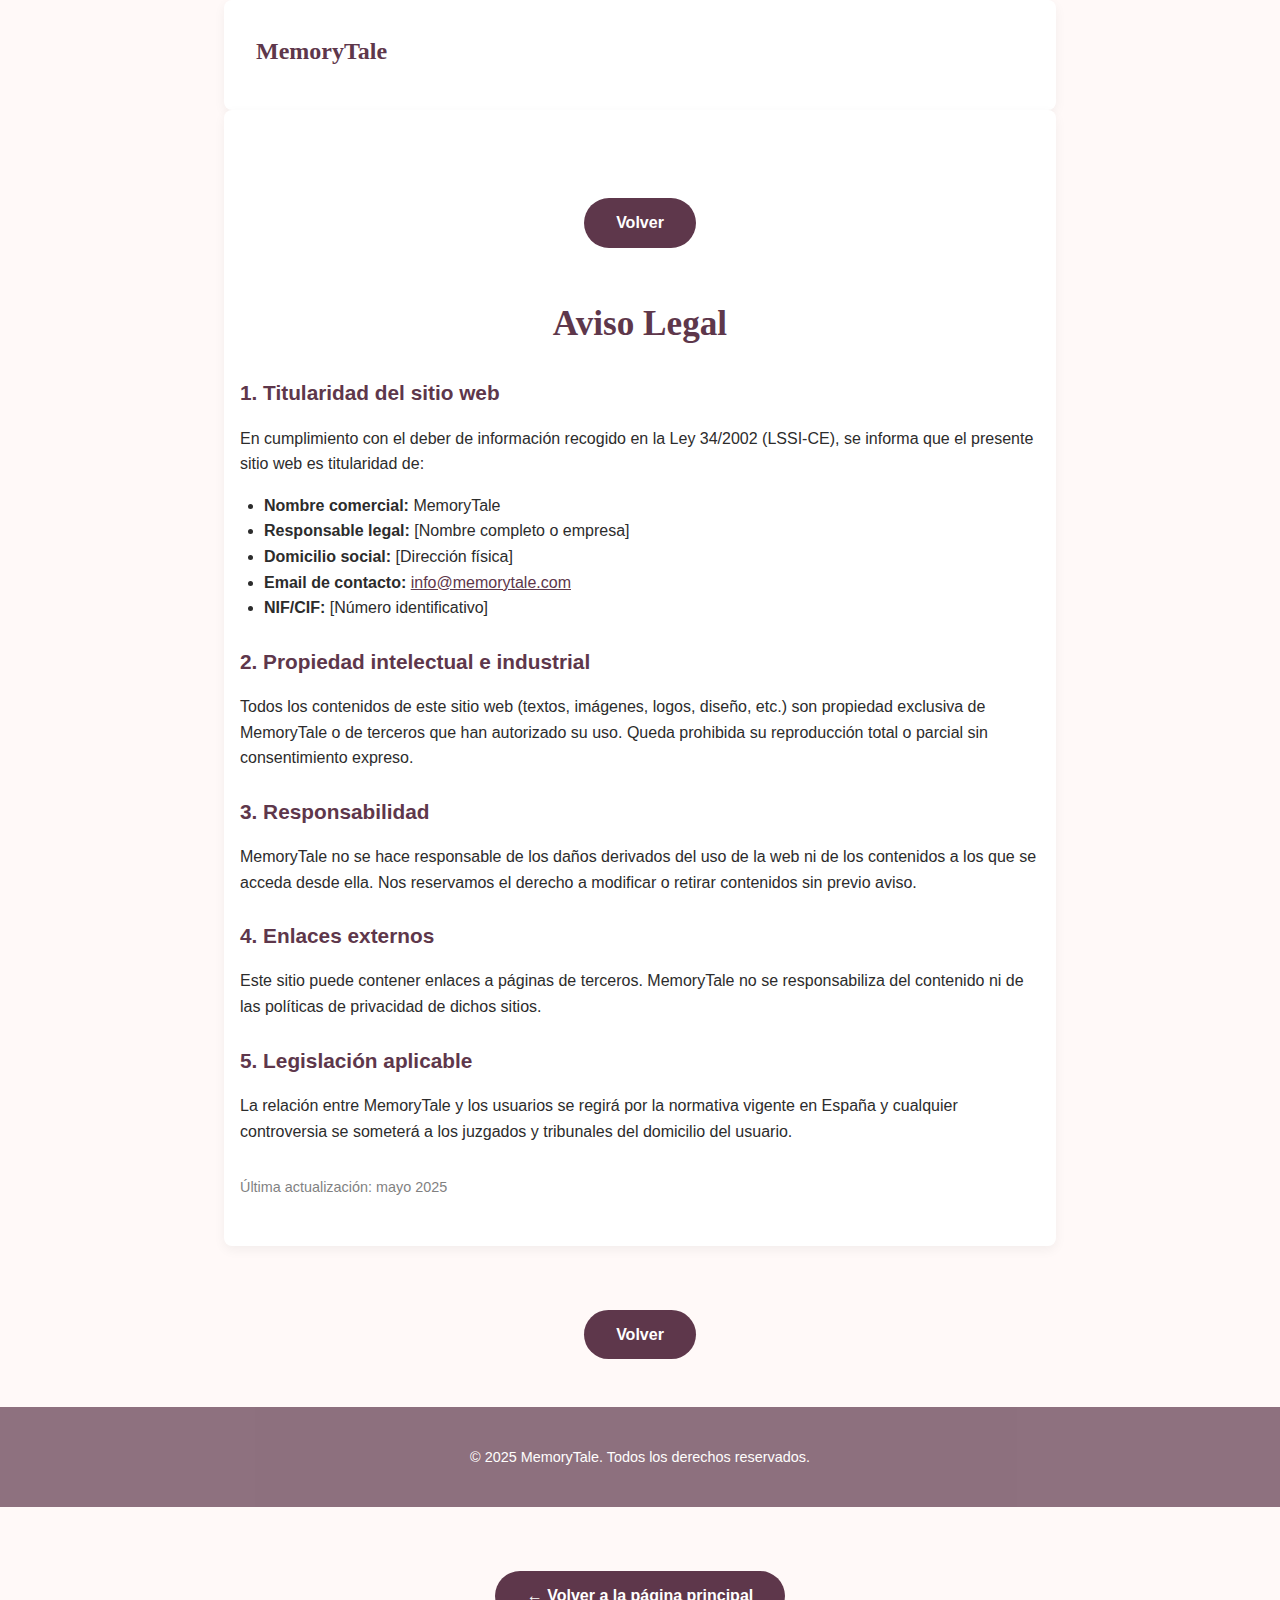
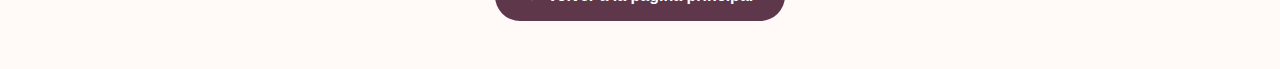
<file: aviso-legal.html>
<!DOCTYPE html>
<html lang="es">
<head>
  <style>
  .boton-cta, .btn.btn-secondary {
    background-color: #5e374b;
    color: #fff;
    padding: 0.75rem 2rem;
    text-decoration: none;
    border-radius: 30px;
    font-weight: 600;
    font-size: 1rem;
    display: inline-block;
    margin-top: 1rem;
    border: none;
    cursor: pointer;
  }

  .volver-container {
    text-align: center;
    margin: 3rem 0;
  }
</style>

  <meta charset="UTF-8">
  <meta name="viewport" content="width=device-width, initial-scale=1.0">
  <title>Aviso Legal | MemoryTale</title>
  <link rel="stylesheet" href="css/privacidad.css">
</head>
<body>
  <header class="main-header">
    <div class="container">
      <div class="logo">MemoryTale</div>
    </div>
  </header>

  <main class="container">
    <div style="text-align:center; margin: 3rem 0;">
  <a href="index.html" class="btn btn-secondary">Volver</a>
</div>
    <h1>Aviso Legal</h1>

    <h2>1. Titularidad del sitio web</h2>
    <p>En cumplimiento con el deber de información recogido en la Ley 34/2002 (LSSI-CE), se informa que el presente sitio web es titularidad de:</p>
    <ul>
      <li><strong>Nombre comercial:</strong> MemoryTale</li>
      <li><strong>Responsable legal:</strong> [Nombre completo o empresa]</li>
      <li><strong>Domicilio social:</strong> [Dirección física]</li>
      <li><strong>Email de contacto:</strong> <a href="mailto:info@memorytale.com">info@memorytale.com</a></li>
      <li><strong>NIF/CIF:</strong> [Número identificativo]</li>
    </ul>

    <h2>2. Propiedad intelectual e industrial</h2>
    <p>Todos los contenidos de este sitio web (textos, imágenes, logos, diseño, etc.) son propiedad exclusiva de MemoryTale o de terceros que han autorizado su uso. Queda prohibida su reproducción total o parcial sin consentimiento expreso.</p>

    <h2>3. Responsabilidad</h2>
    <p>MemoryTale no se hace responsable de los daños derivados del uso de la web ni de los contenidos a los que se acceda desde ella. Nos reservamos el derecho a modificar o retirar contenidos sin previo aviso.</p>

    <h2>4. Enlaces externos</h2>
    <p>Este sitio puede contener enlaces a páginas de terceros. MemoryTale no se responsabiliza del contenido ni de las políticas de privacidad de dichos sitios.</p>

    <h2>5. Legislación aplicable</h2>
    <p>La relación entre MemoryTale y los usuarios se regirá por la normativa vigente en España y cualquier controversia se someterá a los juzgados y tribunales del domicilio del usuario.</p>

    <p style="margin-top: 2rem; font-size: 0.9rem; opacity: 0.6;">Última actualización: mayo 2025</p>
  </main>
     <div style="text-align:center; margin: 3rem 0;">
  <a href="index.html" class="btn btn-secondary">Volver</a>
</div>
  <footer class="footer-bottom">
    <p>&copy; 2025 MemoryTale. Todos los derechos reservados.</p>
  </footer>
  <div style="text-align:center; margin: 3rem 0;">
  <a href="index.html" class="btn btn-secondary">← Volver a la página principal</a>
</div>

</body>
</html>
</file>
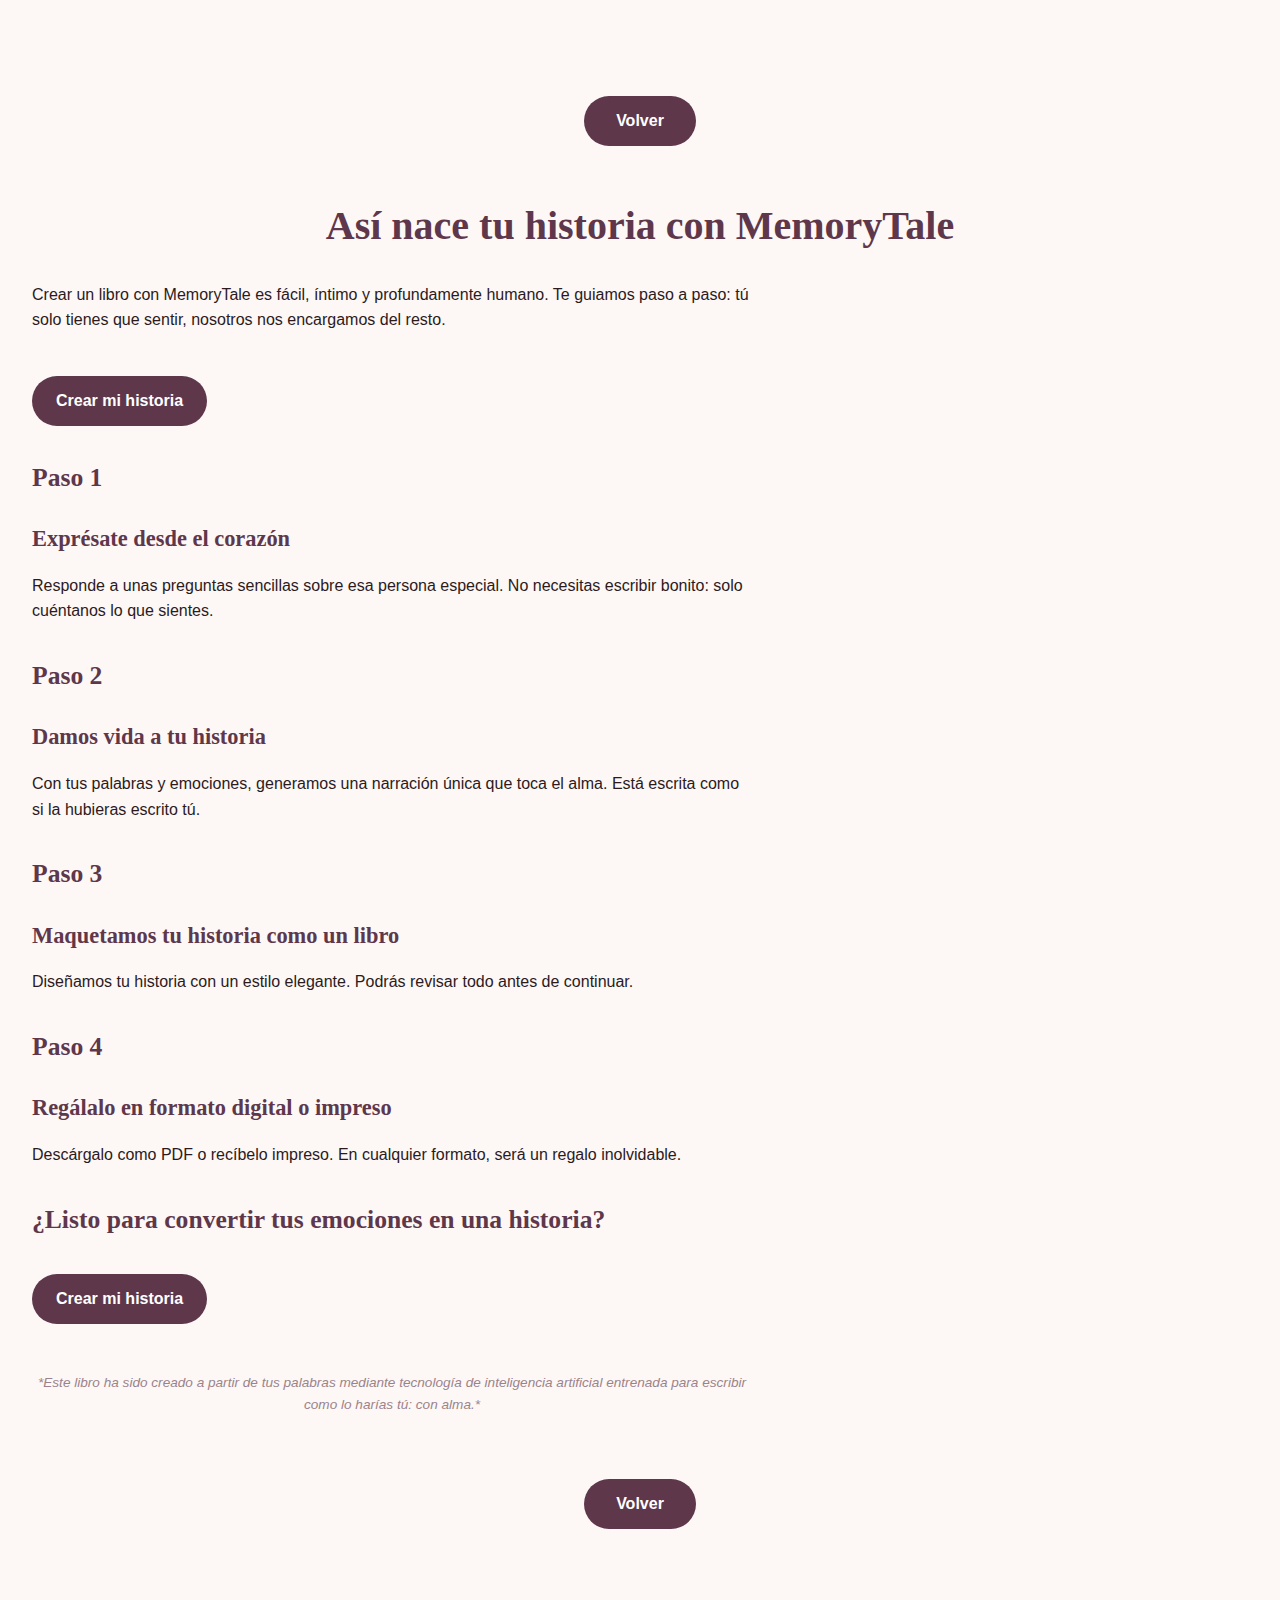
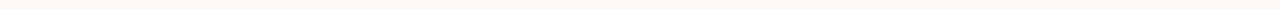
<file: como-funciona.html>
<!DOCTYPE html>
<html lang="es">
<head>
  <style>
  .boton-cta, .btn.btn-secondary {
    background-color: #5e374b;
    color: #fff;
    padding: 0.75rem 2rem;
    text-decoration: none;
    border-radius: 30px;
    font-weight: 600;
    font-size: 1rem;
    display: inline-block;
    margin-top: 1rem;
    border: none;
    cursor: pointer;
  }

  .volver-container {
    text-align: center;
    margin: 3rem 0;
  }
</style>

  <meta charset="UTF-8" />
  <meta name="viewport" content="width=device-width, initial-scale=1.0"/>
  <title>¿Cómo funciona? | MemoryTale</title>
  <link rel="stylesheet" href="css/privacidad.css" />
  <style>
    body {
      background-color: #fdf8f6;
      font-family: 'Quicksand', sans-serif;
      color: #2c1a1d;
      line-height: 1.6;
      padding: 2rem;
    }

    h1, h2, h3 {
      font-family: 'Playfair Display', serif;
      color: #5e374b;
    }

    h1 {
      font-size: 2.5rem;
      margin-bottom: 1.5rem;
    }

    h2 {
      font-size: 1.6rem;
      margin-top: 2rem;
    }

    h3 {
      font-size: 1.4rem;
      margin-bottom: 0.5rem;
    }

    p {
      max-width: 720px;
      margin-bottom: 1.2rem;
    }

    .boton-cta {
      display: inline-block;
      background-color: #5e374b;
      color: #fff;
      padding: 12px 24px;
      border-radius: 30px;
      text-decoration: none;
      font-weight: 600;
      margin-top: 1.5rem;
      transition: background-color 0.3s ease;
    }

    .boton-cta:hover {
      background-color: #472b3a;
    }

    .nota-ia {
      font-size: 0.85rem;
      color: #8b6f79;
      font-style: italic;
      opacity: 0.85;
      text-align: center;
      margin-top: 3rem;
    }
  </style>
</head>
<body>
  <main>
       <div style="text-align:center; margin: 3rem 0;">
  <a href="index.html" class="btn btn-secondary">Volver</a>
</div>
    <h1>Así nace tu historia con MemoryTale</h1>

    <p>
      Crear un libro con MemoryTale es fácil, íntimo y profundamente humano.  
      Te guiamos paso a paso: tú solo tienes que sentir, nosotros nos encargamos del resto.
    </p>

    <a href="index.html#abrir-formulario" class="boton-cta">Crear mi historia</a>

    <section>
      <h2>Paso 1</h2>
      <h3>Exprésate desde el corazón</h3>
      <p>Responde a unas preguntas sencillas sobre esa persona especial. No necesitas escribir bonito: solo cuéntanos lo que sientes.</p>

      <h2>Paso 2</h2>
      <h3>Damos vida a tu historia</h3>
      <p>Con tus palabras y emociones, generamos una narración única que toca el alma. Está escrita como si la hubieras escrito tú.</p>

      <h2>Paso 3</h2>
      <h3>Maquetamos tu historia como un libro</h3>
      <p>Diseñamos tu historia con un estilo elegante. Podrás revisar todo antes de continuar.</p>

      <h2>Paso 4</h2>
      <h3>Regálalo en formato digital o impreso</h3>
      <p>Descárgalo como PDF o recíbelo impreso. En cualquier formato, será un regalo inolvidable.</p>
    </section>

    <section>
      <h2>¿Listo para convertir tus emociones en una historia?</h2>
      <a href="index.html#abrir-formulario" class="boton-cta">Crear mi historia</a>
    </section>

    <p class="nota-ia">
      *Este libro ha sido creado a partir de tus palabras mediante tecnología de inteligencia artificial entrenada para escribir como lo harías tú: con alma.*
    </p>
  </main>
       <div style="text-align:center; margin: 3rem 0;">
  <a href="index.html" class="btn btn-secondary">Volver</a>
</div>
</body>
</html>
</file>
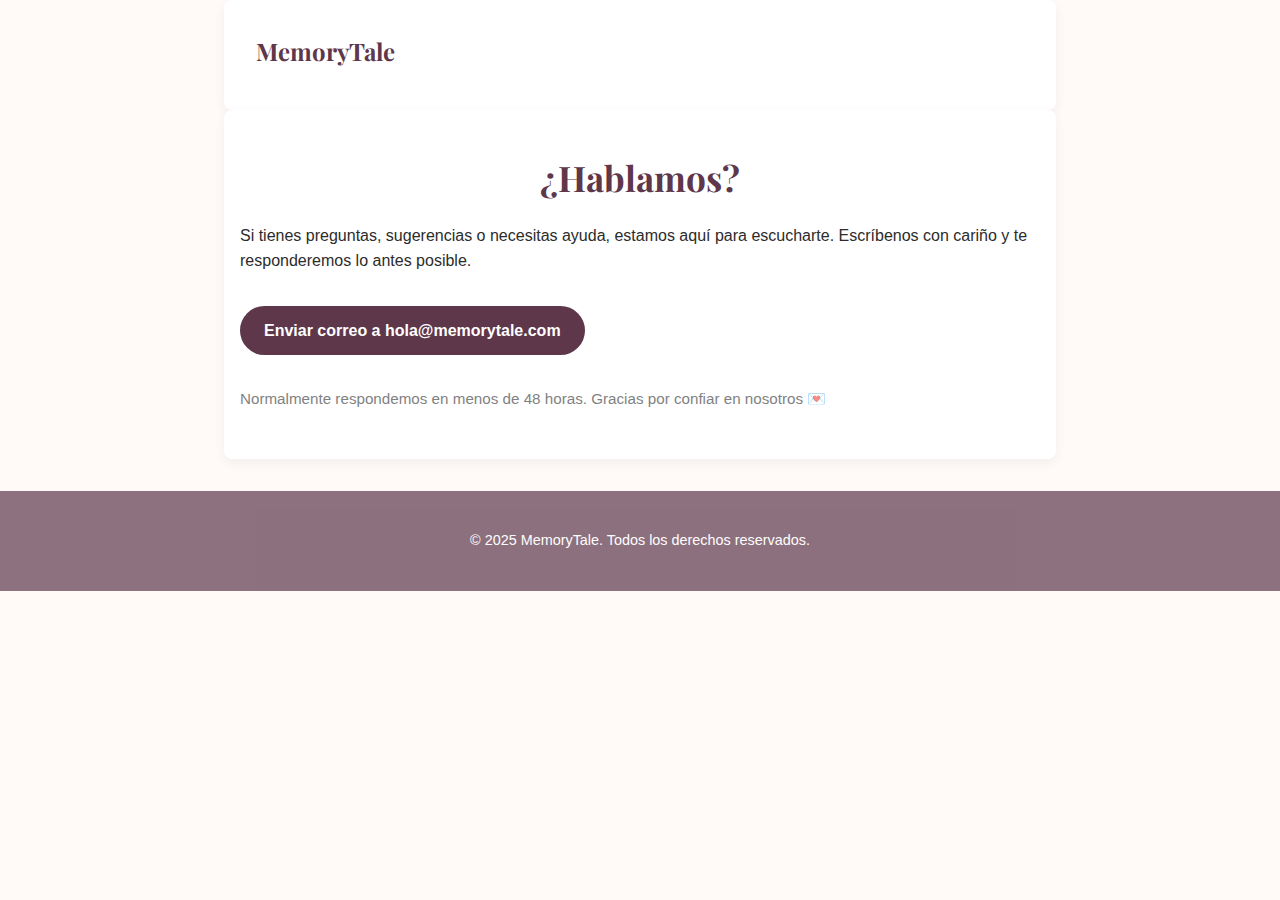
<file: contacto.html>
<!DOCTYPE html>
<html lang="es">
<head>
  <meta charset="UTF-8">
  <meta name="viewport" content="width=device-width, initial-scale=1.0">
  <title>Contacto | MemoryTale</title>

  <meta name="description" content="Contacta con el equipo de MemoryTale. Te escuchamos con cariño y respondemos en menos de 48h.">

  <link rel="apple-touch-icon" sizes="180x180" href="assets/apple-touch-icon.png">
  <link rel="icon" type="image/png" sizes="32x32" href="assets/favicon-32x32.png">
  <link rel="icon" type="image/png" sizes="16x16" href="assets/favicon-16x16.png">
  <link rel="manifest" href="assets/site.webmanifest">
  <link rel="shortcut icon" href="assets/favicon.ico" type="image/x-icon">

  <meta property="og:title" content="Contacto | MemoryTale">
  <meta property="og:description" content="Escríbenos si tienes dudas, ideas o necesitas ayuda. Estamos aquí para escucharte.">
  <meta property="og:image" content="https://memorytalesale.github.io/memorytale/assets/preview.jpg">
  <meta property="og:url" content="https://memorytalesale.github.io/memorytale/contacto.html">
  <meta property="og:type" content="website">

  <meta name="twitter:card" content="summary_large_image">
  <meta name="twitter:title" content="Contacto | MemoryTale">
  <meta name="twitter:description" content="Estamos aquí para ti. Envíanos un correo y te responderemos con el corazón.">
  <meta name="twitter:image" content="https://memorytalesale.github.io/memorytale/assets/preview.jpg">

  <link rel="stylesheet" href="css/privacidad.css">

  <link rel="preconnect" href="https://fonts.googleapis.com">
  <link rel="preconnect" href="https://fonts.gstatic.com" crossorigin>
  <link href="https://fonts.googleapis.com/css2?family=Lora:ital,wght@0,400;0,500;0,600;0,700;1,400&family=Playfair+Display:ital,wght@0,400;0,500;0,600;0,700;1,400;1,500&family=Quicksand:wght@300;400;500;600;700&display=swap" rel="stylesheet">
</head>

<body>
  <header class="main-header">
    <div class="container">
      <div class="logo">MemoryTale</div>
    </div>
  </header>

  <main class="container">
    <h1>¿Hablamos?</h1>
    <p>Si tienes preguntas, sugerencias o necesitas ayuda, estamos aquí para escucharte. Escríbenos con cariño y te responderemos lo antes posible.</p>

    <p style="margin: 2rem 0;">
      <a href="mailto:hola@memorytale.com?subject=Consulta%20desde%20la%20web&body=Hola%20MemoryTale%2C%20quiero%20hacer%20una%20consulta%3A" class="btn-link" style=" 
  display: inline-block;
  background-color: #5e374b;
  color: #fff;
  padding: 12px 24px;
  border-radius: 30px;
  text-decoration: none;
  font-weight: 600;
  font-size: 1rem;
">
  Enviar correo a hola@memorytale.com
</a>
    </p>

    <p style="font-size: 0.95rem; opacity: 0.6;">Normalmente respondemos en menos de 48 horas. Gracias por confiar en nosotros 💌</p>
  </main>

  <footer class="footer-bottom">
    <p>&copy; 2025 MemoryTale. Todos los derechos reservados.</p>
  </footer>
</body>
</html>
</file>
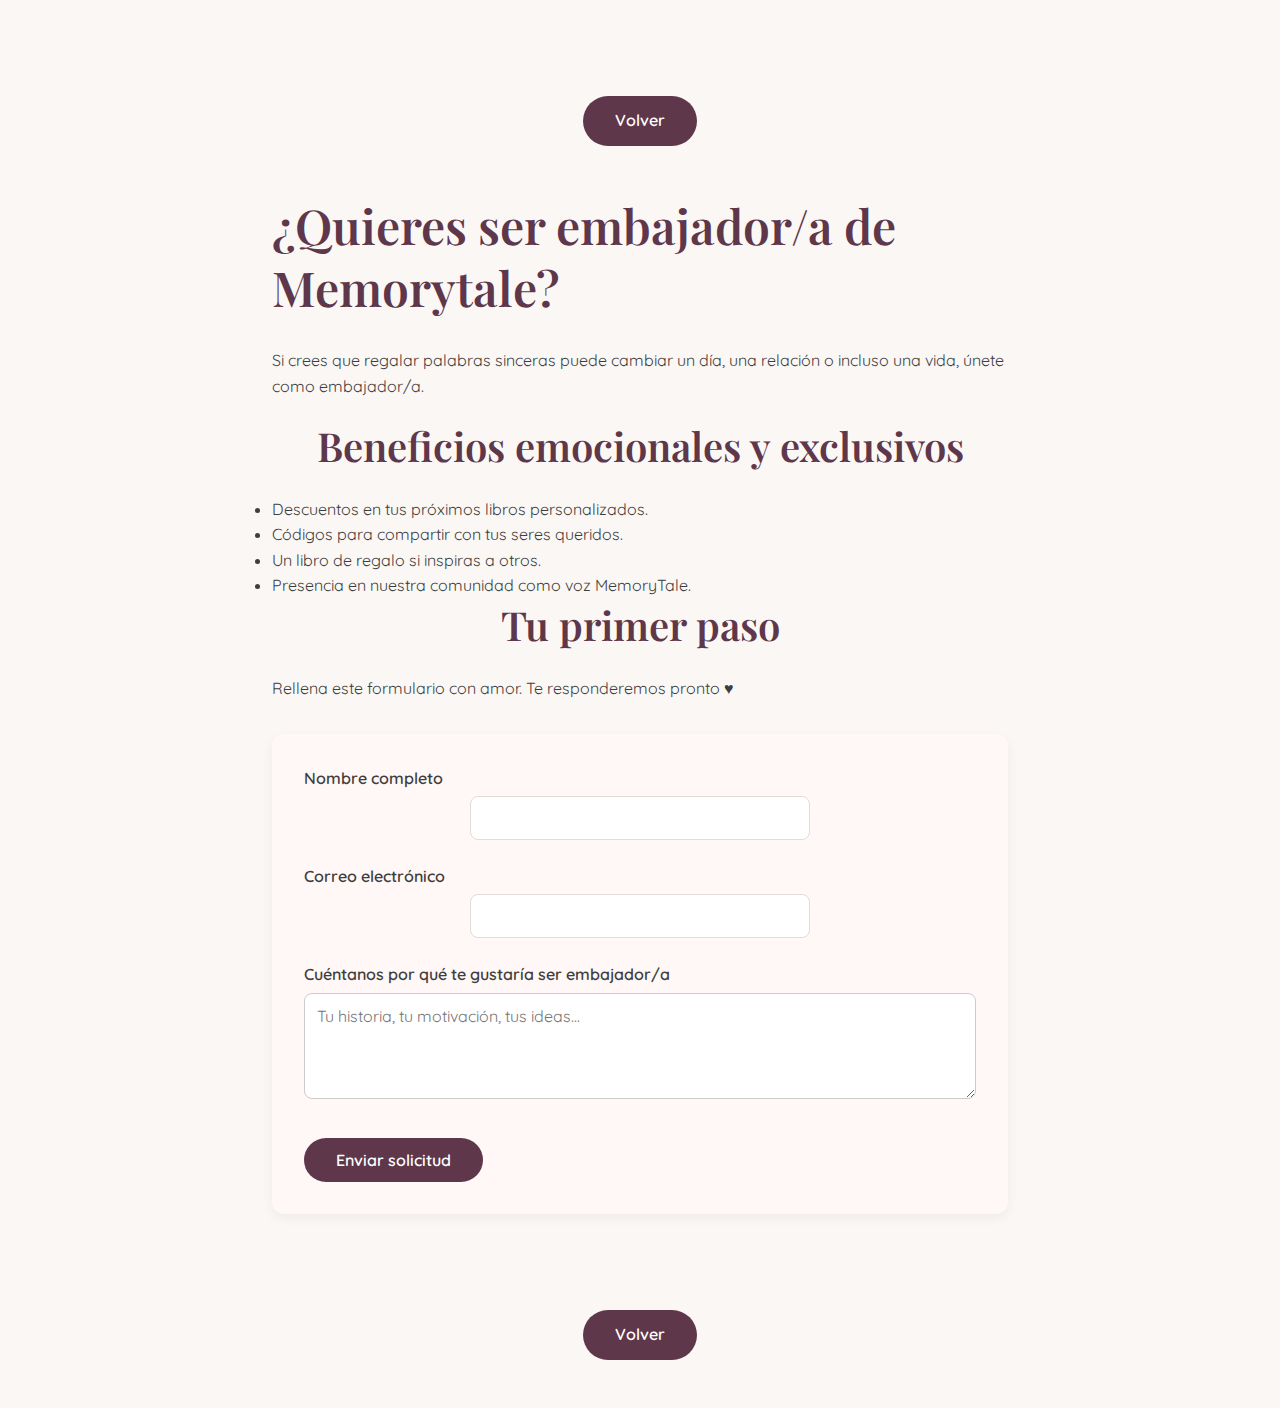
<file: embajador.html>
<!DOCTYPE html>
<html lang="es">
<head>
  <style>
  .boton-cta, .btn.btn-secondary {
    background-color: #5e374b;
    color: #fff;
    padding: 0.75rem 2rem;
    text-decoration: none;
    border-radius: 30px;
    font-weight: 600;
    font-size: 1rem;
    display: inline-block;
    margin-top: 1rem;
    border: none;
    cursor: pointer;
  }

  .volver-container {
    text-align: center;
    margin: 3rem 0;
  }
</style>

  <meta charset="UTF-8">
  <meta name="viewport" content="width=device-width, initial-scale=1.0">
  <title>Sé embajador/a | MemoryTale</title>
  <link rel="stylesheet" href="css/main.css">
  <link rel="preconnect" href="https://fonts.googleapis.com">
  <link rel="preconnect" href="https://fonts.gstatic.com" crossorigin>
  <link href="https://fonts.googleapis.com/css2?family=Playfair+Display:wght@500;700&family=Quicksand:wght@400;600&display=swap" rel="stylesheet">
  <style>
    main {
      max-width: 800px;
      margin: 0 auto;
      padding: 2rem;
    }
    h1, h2 {
      font-family: 'Playfair Display', serif;
      color: #5e374b;
    }
    p, li, label {
      font-family: 'Quicksand', sans-serif;
      font-size: 1rem;
      color: #3e3e3e;
    }
    .boton-cta, button[type="submit"] {
      background-color: #5e374b;
      color: #fff;
      padding: 0.75rem 2rem;
      text-decoration: none;
      border-radius: 30px;
      font-weight: 600;
      font-size: 1rem;
      display: inline-block;
      margin-top: 1rem;
      border: none;
      cursor: pointer;
    }
    form {
      margin-top: 2rem;
      background: #fff8f6;
      padding: 2rem;
      border-radius: 12px;
      box-shadow: 0 4px 12px rgba(0,0,0,0.05);
    }
    input, textarea {
      width: 100%;
      padding: 0.75rem;
      margin-bottom: 1rem;
      border: 1px solid #ccc;
      border-radius: 8px;
      font-size: 1rem;
      font-family: 'Quicksand', sans-serif;
    }
    label {
      font-weight: 600;
      margin-bottom: 0.3rem;
      display: block;
    }
  </style>
</head>
<body>
  <main>
       <div style="text-align:center; margin: 3rem 0;">
  <a href="index.html" class="btn btn-secondary">Volver</a>
</div>
    <h1>¿Quieres ser embajador/a de Memorytale?</h1>


    <p>
      Si crees que regalar palabras sinceras puede cambiar un día, una relación o incluso una vida, únete como embajador/a.
    </p>

    <h2>Beneficios emocionales y exclusivos</h2>
    <ul>
      <li>Descuentos en tus próximos libros personalizados.</li>
      <li>Códigos para compartir con tus seres queridos.</li>
      <li>Un libro de regalo si inspiras a otros.</li>
      <li>Presencia en nuestra comunidad como voz MemoryTale.</li>
    </ul>

    <h2>Tu primer paso</h2>
    <p>Rellena este formulario con amor. Te responderemos pronto ♥</p>

   <form action="enviar-embajador.php" method="POST">
  <label for="nombre">Nombre completo</label>
  <input type="text" id="nombre" name="nombre" required>

  <label for="email">Correo electrónico</label>
  <input type="email" id="email" name="email" required>

  <label for="mensaje">Cuéntanos por qué te gustaría ser embajador/a</label>
  <textarea id="mensaje" name="mensaje" rows="4" placeholder="Tu historia, tu motivación, tus ideas..."></textarea>

  <button type="submit">Enviar solicitud</button>
</form>

  </main>
       <div style="text-align:center; margin: 3rem 0;">
  <a href="index.html" class="btn btn-secondary">Volver</a>
</div>
</body>
</html>
</file>
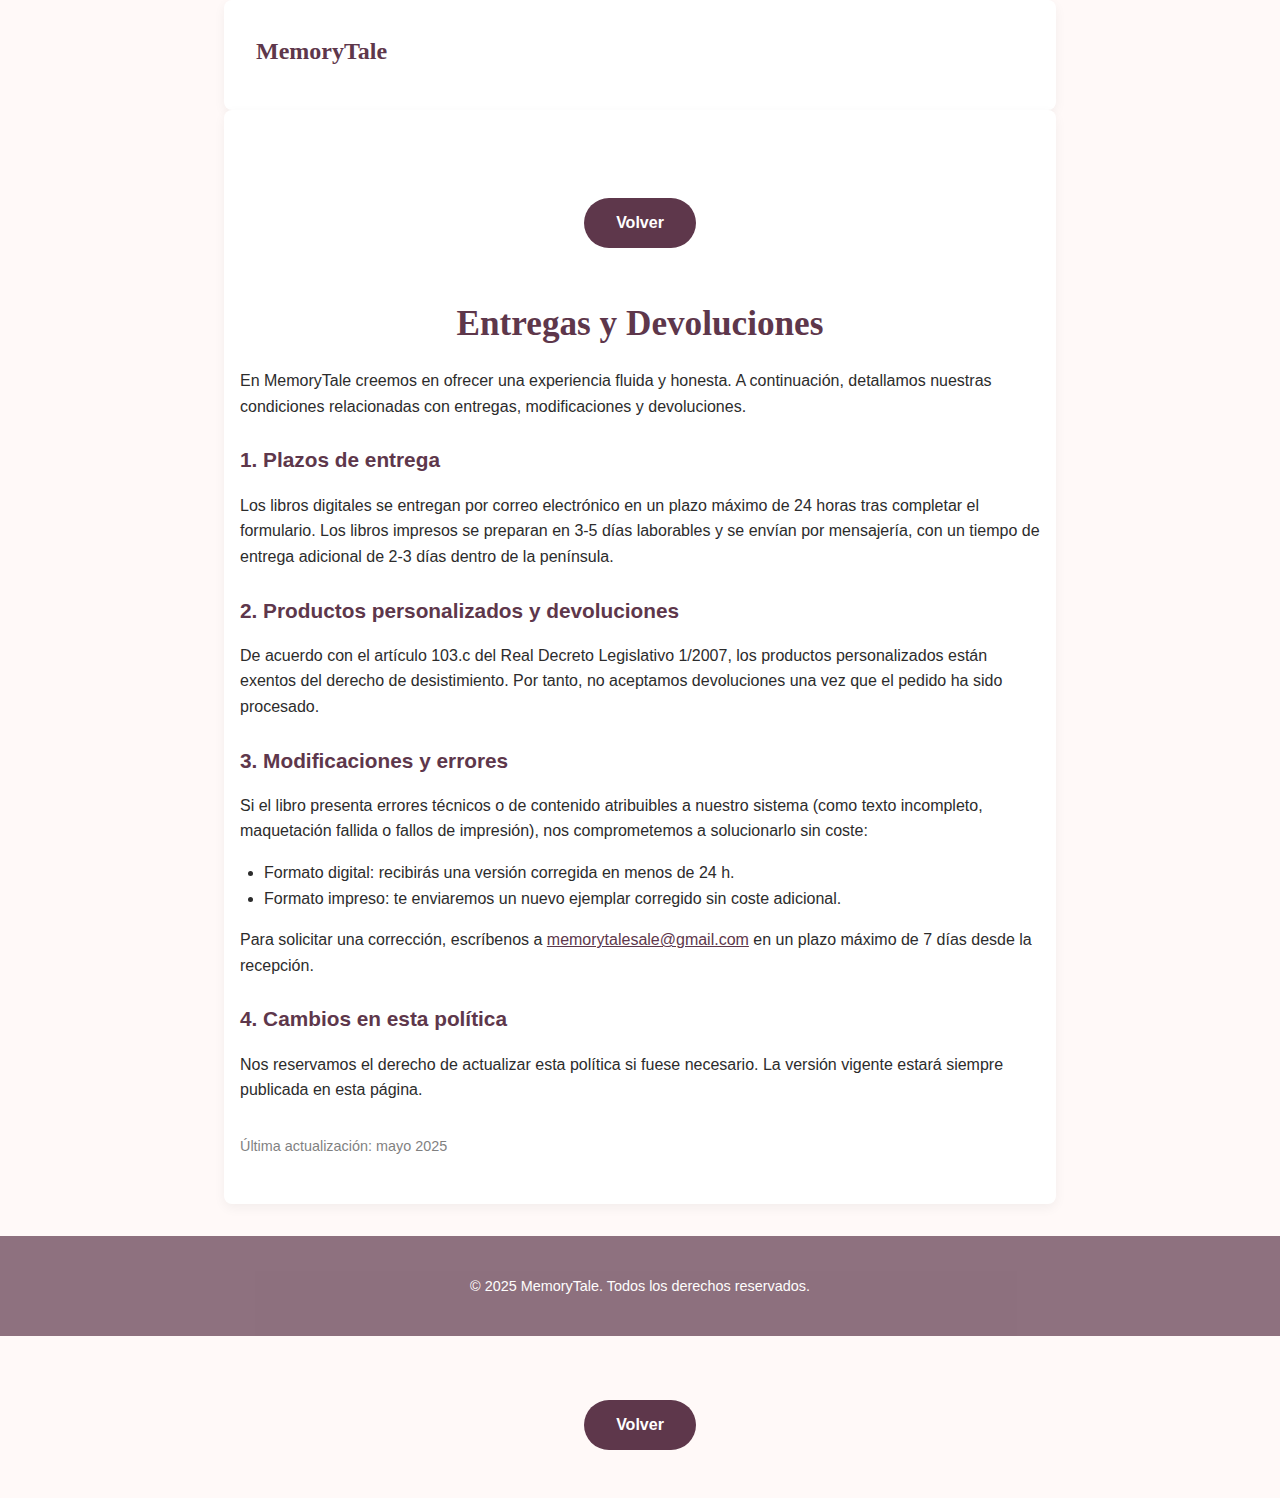
<file: entregas-devoluciones.html>
<!DOCTYPE html>
<html lang="es">
<head>
  <style>
  .boton-cta, .btn.btn-secondary {
    background-color: #5e374b;
    color: #fff;
    padding: 0.75rem 2rem;
    text-decoration: none;
    border-radius: 30px;
    font-weight: 600;
    font-size: 1rem;
    display: inline-block;
    margin-top: 1rem;
    border: none;
    cursor: pointer;
  }

  .volver-container {
    text-align: center;
    margin: 3rem 0;
  }
</style>

  <meta charset="UTF-8">
  <meta name="viewport" content="width=device-width, initial-scale=1.0">
  <title>Entregas y Devoluciones | MemoryTale</title>
  <link rel="stylesheet" href="css/privacidad.css">
</head>
<body>
  <header class="main-header">
    <div class="container">
      <div class="logo">MemoryTale</div>
    </div>
  </header>

  <main class="container">
         <div style="text-align:center; margin: 3rem 0;">
  <a href="index.html" class="btn btn-secondary">Volver</a>
</div>
    <h1>Entregas y Devoluciones</h1>
    <p>En MemoryTale creemos en ofrecer una experiencia fluida y honesta. A continuación, detallamos nuestras condiciones relacionadas con entregas, modificaciones y devoluciones.</p>

    <h2>1. Plazos de entrega</h2>
    <p>Los libros digitales se entregan por correo electrónico en un plazo máximo de 24 horas tras completar el formulario. Los libros impresos se preparan en 3-5 días laborables y se envían por mensajería, con un tiempo de entrega adicional de 2-3 días dentro de la península.</p>

    <h2>2. Productos personalizados y devoluciones</h2>
    <p>De acuerdo con el artículo 103.c del Real Decreto Legislativo 1/2007, los productos personalizados están exentos del derecho de desistimiento. Por tanto, no aceptamos devoluciones una vez que el pedido ha sido procesado.</p>

    <h2>3. Modificaciones y errores</h2>
    <p>Si el libro presenta errores técnicos o de contenido atribuibles a nuestro sistema (como texto incompleto, maquetación fallida o fallos de impresión), nos comprometemos a solucionarlo sin coste:</p>
    <ul>
      <li>Formato digital: recibirás una versión corregida en menos de 24 h.</li>
      <li>Formato impreso: te enviaremos un nuevo ejemplar corregido sin coste adicional.</li>
    </ul>

    <p>Para solicitar una corrección, escríbenos a <a href="mailto:memorytalesale@gmail.com">memorytalesale@gmail.com</a> en un plazo máximo de 7 días desde la recepción.</p>

    <h2>4. Cambios en esta política</h2>
    <p>Nos reservamos el derecho de actualizar esta política si fuese necesario. La versión vigente estará siempre publicada en esta página.</p>

    <p style="margin-top: 2rem; font-size: 0.9rem; opacity: 0.6;">Última actualización: mayo 2025</p>
  </main>

  <footer class="footer-bottom">
    <p>&copy; 2025 MemoryTale. Todos los derechos reservados.</p>
  </footer>
       <div style="text-align:center; margin: 3rem 0;">
  <a href="index.html" class="btn btn-secondary">Volver</a>
</div>
</body>
</html>
</file>
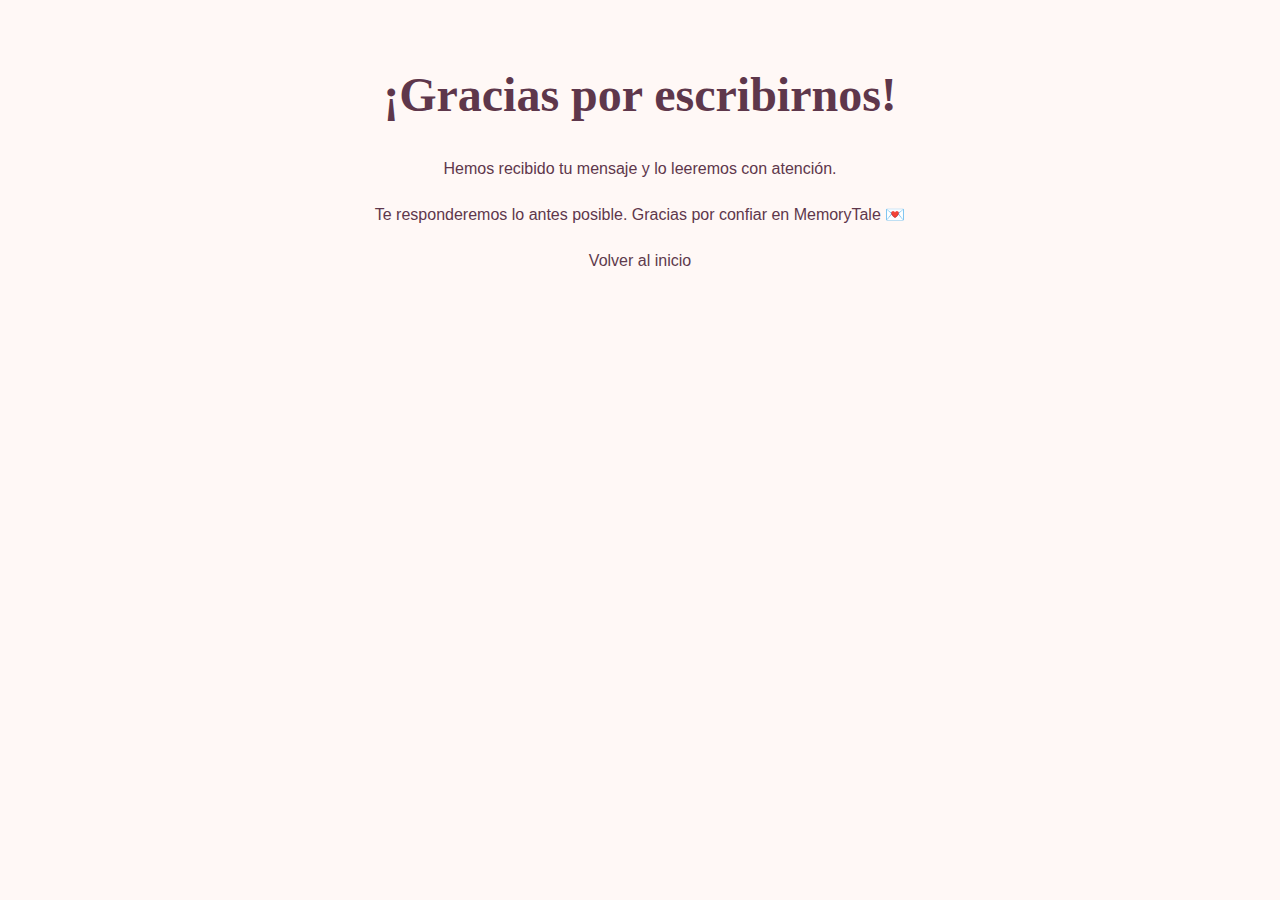
<file: gracias-contacto.html>
<!DOCTYPE html>
<html lang="es">
<head>
  <meta charset="UTF-8">
  <meta name="viewport" content="width=device-width, initial-scale=1.0">
  <title>¡Gracias por tu mensaje! | MemoryTale</title>
  <link rel="stylesheet" href="css/main.css">
</head>
<body style="text-align: center; padding: 4rem; background-color: #fff8f6; font-family: 'Quicksand', sans-serif; color: #5e374b;">
  <h1>¡Gracias por escribirnos!</h1>
  <p>Hemos recibido tu mensaje y lo leeremos con atención.</p>
  <p>Te responderemos lo antes posible. Gracias por confiar en MemoryTale 💌</p>
  <a href="index.html" class="boton-cta">Volver al inicio</a>
</body>
</html>
</file>
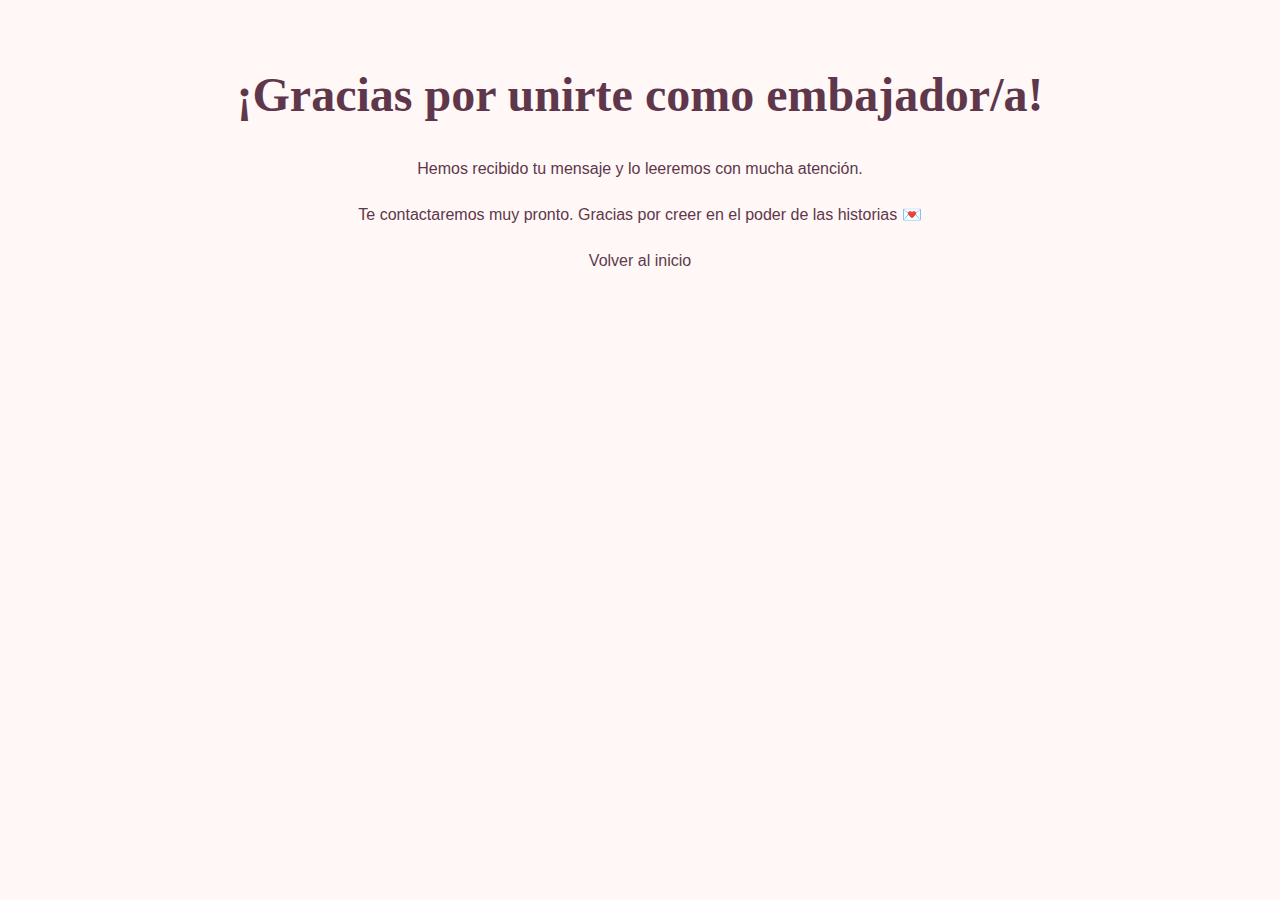
<file: gracias-embajador.html>
<!DOCTYPE html>
<html lang="es">
<head>
  <meta charset="UTF-8">
  <meta name="viewport" content="width=device-width, initial-scale=1.0">
  <title>¡Gracias por unirte! | MemoryTale</title>
  <link rel="stylesheet" href="css/main.css">
</head>
<body style="text-align: center; padding: 4rem; background-color: #fff8f6; font-family: 'Quicksand', sans-serif; color: #5e374b;">
  <h1>¡Gracias por unirte como embajador/a!</h1>
  <p>Hemos recibido tu mensaje y lo leeremos con mucha atención.</p>
  <p>Te contactaremos muy pronto. Gracias por creer en el poder de las historias 💌</p>
  <a href="index.html" class="boton-cta">Volver al inicio</a>
</body>
</html>
</file>
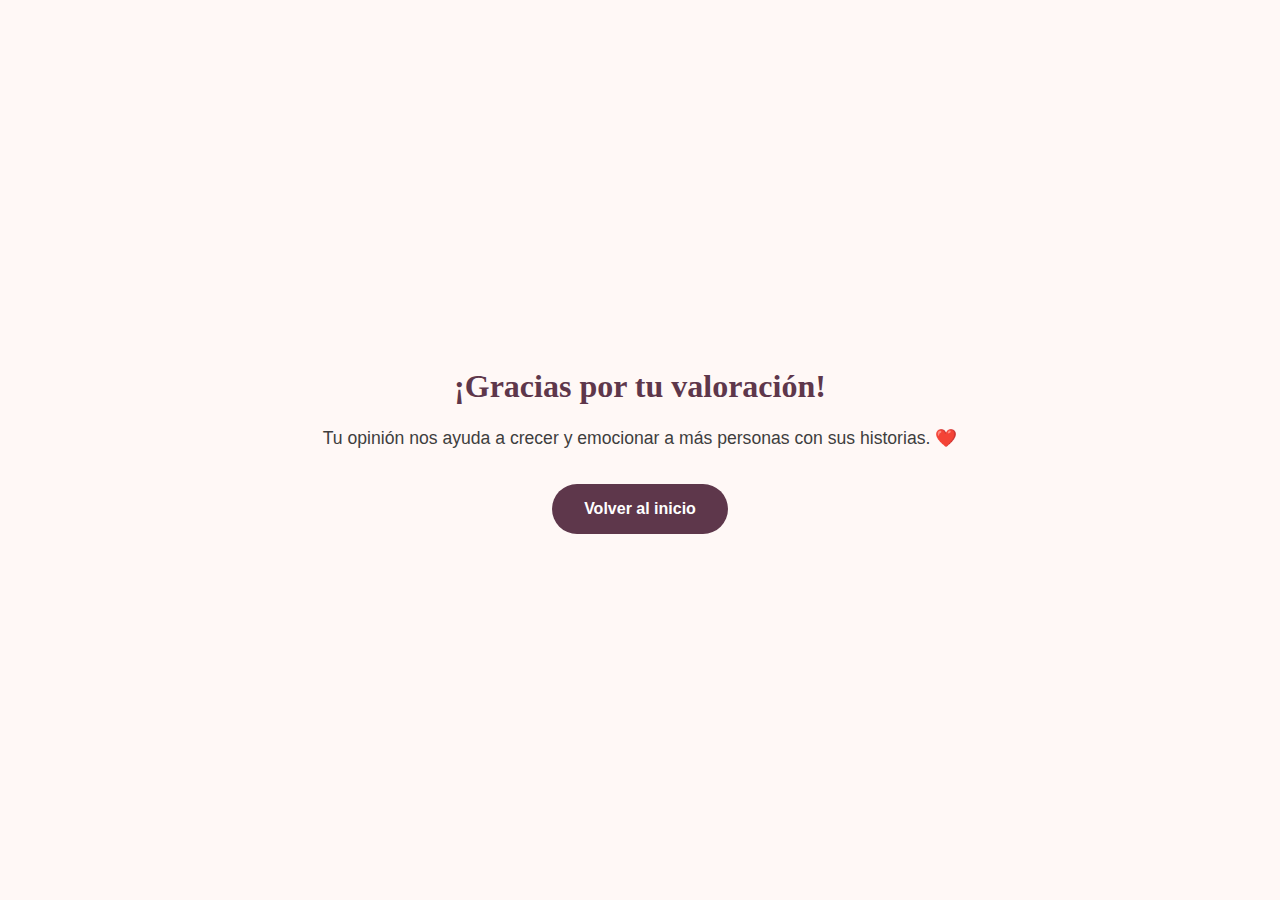
<file: gracias-valoracion.html>
<!DOCTYPE html>
<html lang="es">
<head>
  <meta charset="UTF-8">
  <meta name="viewport" content="width=device-width, initial-scale=1.0">
  <title>Gracias por tu valoración | MemoryTale</title>
  <link rel="stylesheet" href="css/main.css">
  <style>
    body {
      font-family: 'Quicksand', sans-serif;
      background-color: #fff8f6;
      color: #3e3e3e;
      display: flex;
      flex-direction: column;
      justify-content: center;
      align-items: center;
      text-align: center;
      height: 100vh;
      padding: 2rem;
    }
    h1 {
      font-family: 'Playfair Display', serif;
      color: #5e374b;
      font-size: 2rem;
      margin-bottom: 1rem;
    }
    p {
      font-size: 1.1rem;
      margin-bottom: 2rem;
    }
    a {
      background-color: #5e374b;
      color: white;
      padding: 0.75rem 2rem;
      border-radius: 30px;
      text-decoration: none;
      font-weight: 600;
      font-size: 1rem;
    }
    a:hover {
      opacity: 0.9;
    }
  </style>
</head>
<body>
  <h1>¡Gracias por tu valoración!</h1>
  <p>Tu opinión nos ayuda a crecer y emocionar a más personas con sus historias. ❤️</p>
  <a href="index.html">Volver al inicio</a>
</body>
</html>
</file>
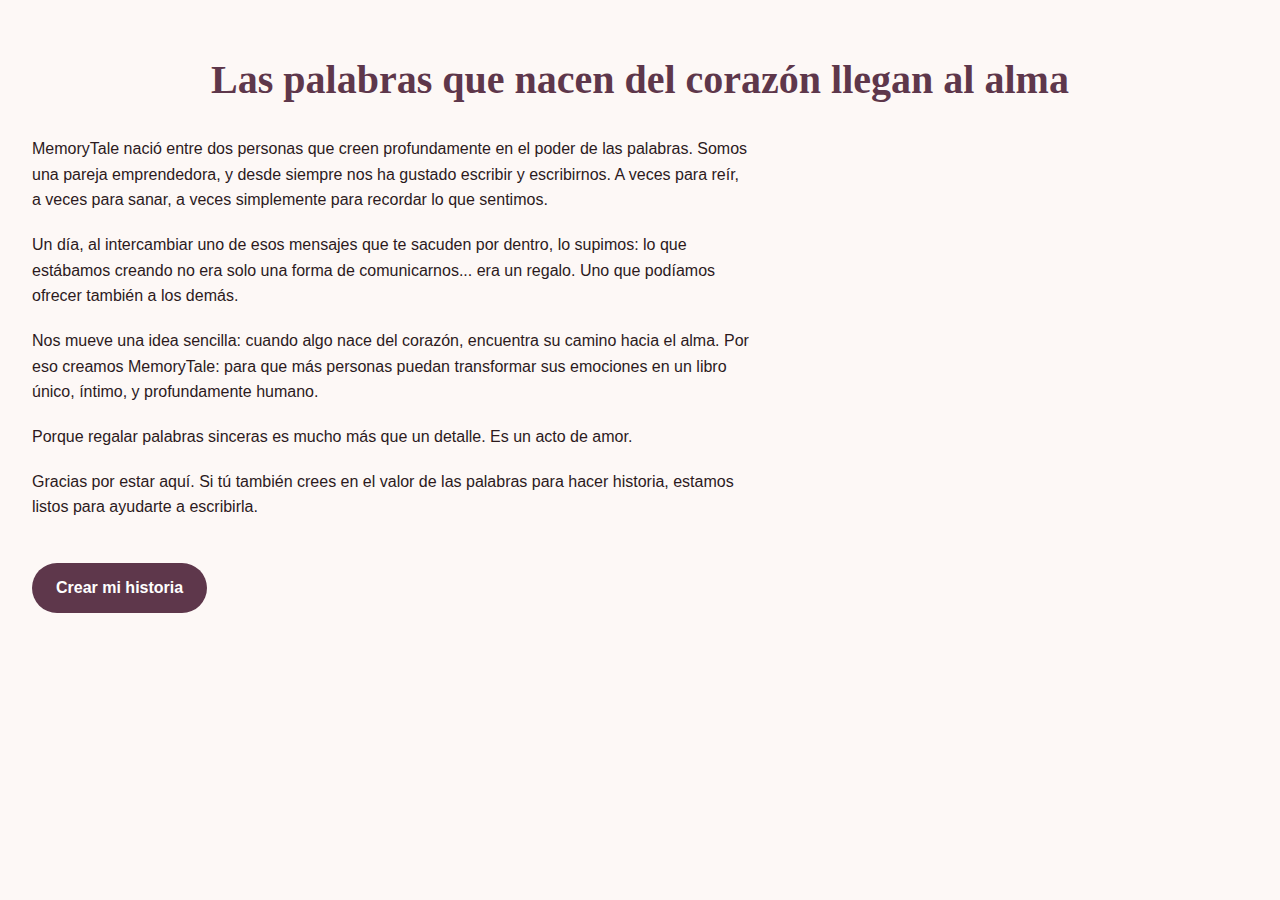
<file: nuestra-historia.html>
<!DOCTYPE html>
<html lang="es">
<head>
  <meta charset="UTF-8">
  <meta name="viewport" content="width=device-width, initial-scale=1.0">
  <title>Quién está detrás de esta historia | MemoryTale</title>
  <link rel="stylesheet" href="css/privacidad.css">
  <style>
    body {
      background-color: #fdf8f6;
      font-family: 'Quicksand', sans-serif;
      color: #2c1a1d;
      line-height: 1.6;
      padding: 2rem;
    }

    h1 {
      font-family: 'Playfair Display', serif;
      font-size: 2.5rem;
      color: #5e374b;
      margin-bottom: 1.5rem;
    }

    p {
      max-width: 720px;
      margin-bottom: 1.2rem;
    }

    .boton-cta {
      display: inline-block;
      background-color: #5e374b;
      color: #fff;
      padding: 12px 24px;
      border-radius: 30px;
      text-decoration: none;
      font-weight: 600;
      margin-top: 1.5rem;
      transition: background-color 0.3s ease;
    }

    .boton-cta:hover {
      background-color: #472b3a;
    }
  </style>
</head>
<body>
  <main>
    <h1>Las palabras que nacen del corazón llegan al alma</h1>

    <p>
      MemoryTale nació entre dos personas que creen profundamente en el poder de las palabras. Somos una pareja emprendedora, y desde siempre nos ha gustado escribir y escribirnos. A veces para reír, a veces para sanar, a veces simplemente para recordar lo que sentimos.
    </p>

    <p>
      Un día, al intercambiar uno de esos mensajes que te sacuden por dentro, lo supimos: lo que estábamos creando no era solo una forma de comunicarnos... era un regalo. Uno que podíamos ofrecer también a los demás.
    </p>

    <p>
      Nos mueve una idea sencilla: cuando algo nace del corazón, encuentra su camino hacia el alma. Por eso creamos MemoryTale: para que más personas puedan transformar sus emociones en un libro único, íntimo, y profundamente humano.
    </p>

    <p>
      Porque regalar palabras sinceras es mucho más que un detalle. Es un acto de amor.
    </p>

    <p>
      Gracias por estar aquí. Si tú también crees en el valor de las palabras para hacer historia, estamos listos para ayudarte a escribirla.
    </p>

    <a href="index.html#abrir-formulario" class="boton-cta">Crear mi historia</a>

  </main>

</body>
</html>
</file>
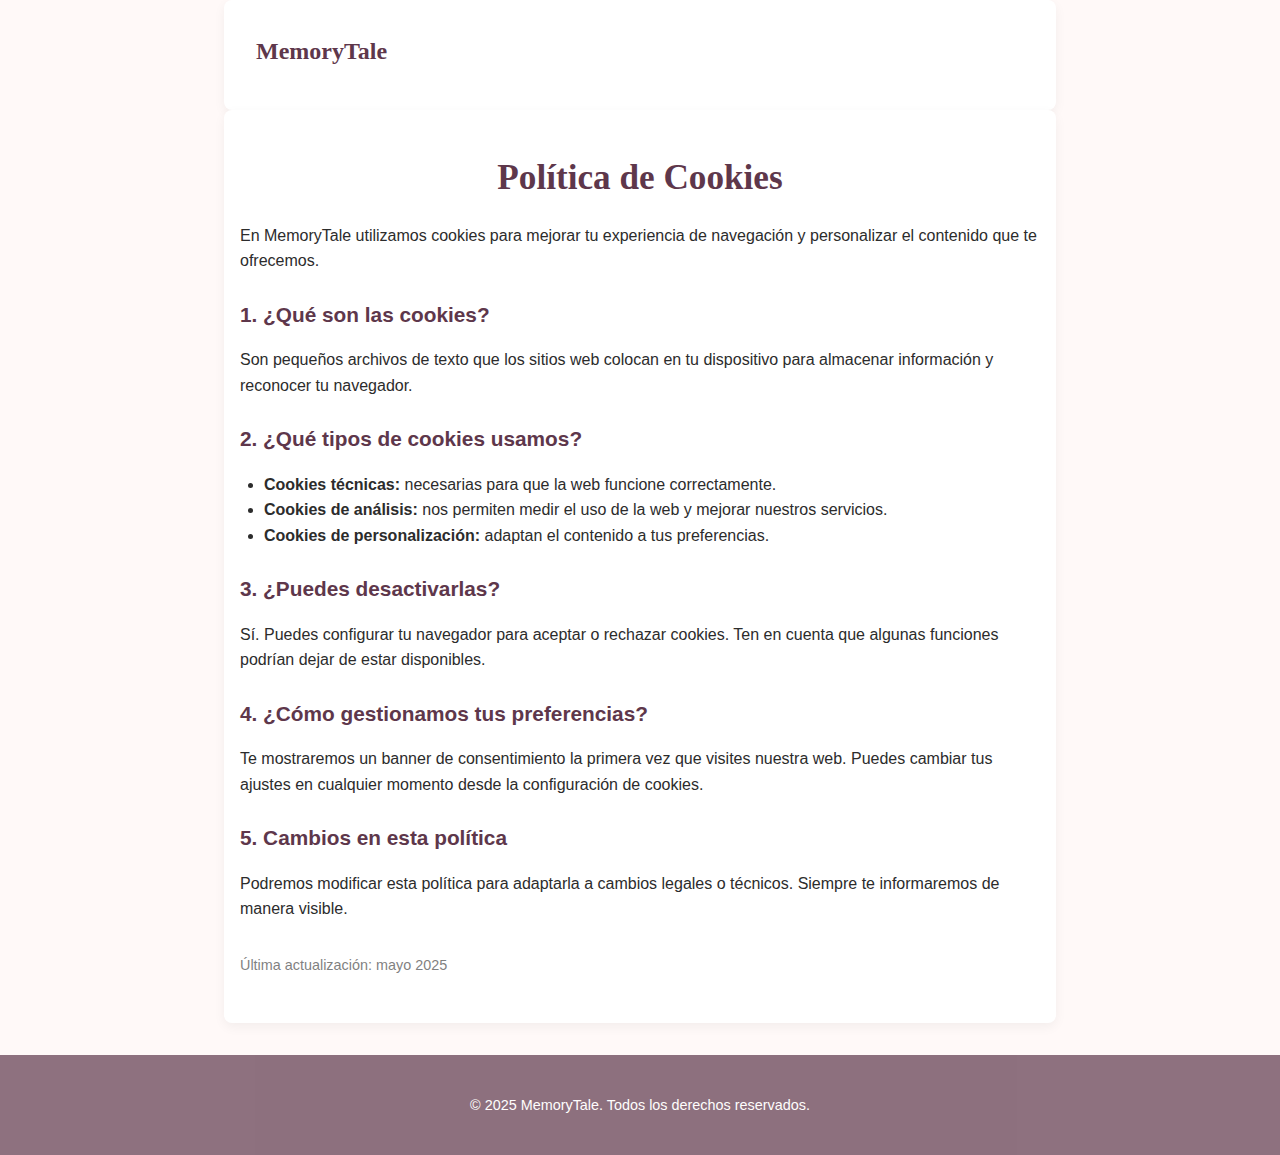
<file: politica-cookies.html>
<!DOCTYPE html>
<html lang="es">
<head>
  <meta charset="UTF-8">
  <meta name="viewport" content="width=device-width, initial-scale=1.0">
  <title>Política de Cookies | MemoryTale</title>
  <link rel="stylesheet" href="css/privacidad.css">
</head>
<body>
  <header class="main-header">
    <div class="container">
      <div class="logo">MemoryTale</div>
    </div>
  </header>

  <main class="container">
    <h1>Política de Cookies</h1>
    <p>En MemoryTale utilizamos cookies para mejorar tu experiencia de navegación y personalizar el contenido que te ofrecemos.</p>

    <h2>1. ¿Qué son las cookies?</h2>
    <p>Son pequeños archivos de texto que los sitios web colocan en tu dispositivo para almacenar información y reconocer tu navegador.</p>

    <h2>2. ¿Qué tipos de cookies usamos?</h2>
    <ul>
      <li><strong>Cookies técnicas:</strong> necesarias para que la web funcione correctamente.</li>
      <li><strong>Cookies de análisis:</strong> nos permiten medir el uso de la web y mejorar nuestros servicios.</li>
      <li><strong>Cookies de personalización:</strong> adaptan el contenido a tus preferencias.</li>
    </ul>

    <h2>3. ¿Puedes desactivarlas?</h2>
    <p>Sí. Puedes configurar tu navegador para aceptar o rechazar cookies. Ten en cuenta que algunas funciones podrían dejar de estar disponibles.</p>

    <h2>4. ¿Cómo gestionamos tus preferencias?</h2>
    <p>Te mostraremos un banner de consentimiento la primera vez que visites nuestra web. Puedes cambiar tus ajustes en cualquier momento desde la configuración de cookies.</p>

    <h2>5. Cambios en esta política</h2>
    <p>Podremos modificar esta política para adaptarla a cambios legales o técnicos. Siempre te informaremos de manera visible.</p>

    <p style="margin-top: 2rem; font-size: 0.9rem; opacity: 0.6;">Última actualización: mayo 2025</p>
  </main>

  <footer class="footer-bottom">
    <p>&copy; 2025 MemoryTale. Todos los derechos reservados.</p>
  </footer>
</body>
</html>
</file>
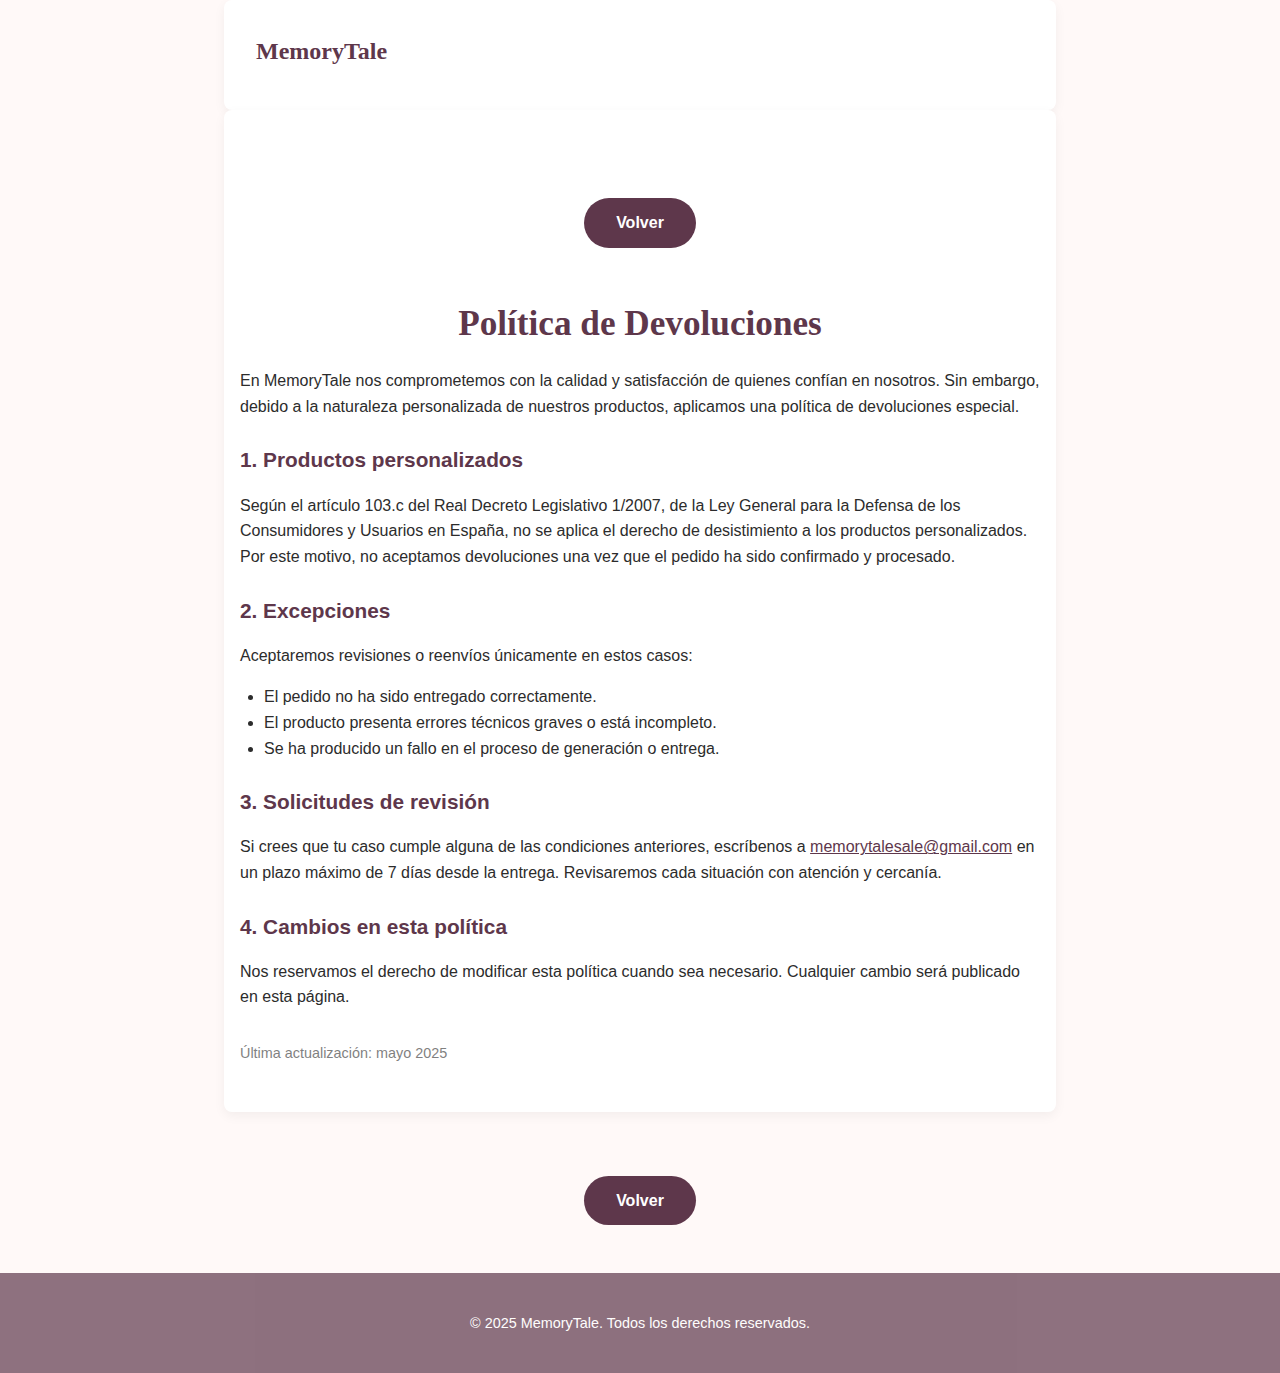
<file: politica-devoluciones.html>
<!DOCTYPE html>
<html lang="es">
<head>
  <style>
  .boton-cta, .btn.btn-secondary {
    background-color: #5e374b;
    color: #fff;
    padding: 0.75rem 2rem;
    text-decoration: none;
    border-radius: 30px;
    font-weight: 600;
    font-size: 1rem;
    display: inline-block;
    margin-top: 1rem;
    border: none;
    cursor: pointer;
  }

  .volver-container {
    text-align: center;
    margin: 3rem 0;
  }
</style>

  <meta charset="UTF-8">
  <meta name="viewport" content="width=device-width, initial-scale=1.0">
  <title>Política de Devoluciones | MemoryTale</title>
  <link rel="stylesheet" href="css/privacidad.css">
</head>
<body>
  <header class="main-header">
    <div class="container">
      <div class="logo">MemoryTale</div>
    </div>
  </header>

  <main class="container">
       <div style="text-align:center; margin: 3rem 0;">
  <a href="index.html" class="btn btn-secondary">Volver</a>
</div>
    <h1>Política de Devoluciones</h1>
    <p>En MemoryTale nos comprometemos con la calidad y satisfacción de quienes confían en nosotros. Sin embargo, debido a la naturaleza personalizada de nuestros productos, aplicamos una política de devoluciones especial.</p>

    <h2>1. Productos personalizados</h2>
    <p>Según el artículo 103.c del Real Decreto Legislativo 1/2007, de la Ley General para la Defensa de los Consumidores y Usuarios en España, no se aplica el derecho de desistimiento a los productos personalizados. Por este motivo, no aceptamos devoluciones una vez que el pedido ha sido confirmado y procesado.</p>

    <h2>2. Excepciones</h2>
    <p>Aceptaremos revisiones o reenvíos únicamente en estos casos:</p>
    <ul>
      <li>El pedido no ha sido entregado correctamente.</li>
      <li>El producto presenta errores técnicos graves o está incompleto.</li>
      <li>Se ha producido un fallo en el proceso de generación o entrega.</li>
    </ul>

    <h2>3. Solicitudes de revisión</h2>
    <p>Si crees que tu caso cumple alguna de las condiciones anteriores, escríbenos a <a href="mailto:memorytalesale@gmail.com">memorytalesale@gmail.com</a> en un plazo máximo de 7 días desde la entrega. Revisaremos cada situación con atención y cercanía.</p>

    <h2>4. Cambios en esta política</h2>
    <p>Nos reservamos el derecho de modificar esta política cuando sea necesario. Cualquier cambio será publicado en esta página.</p>

    <p style="margin-top: 2rem; font-size: 0.9rem; opacity: 0.6;">Última actualización: mayo 2025</p>
  </main>
     <div style="text-align:center; margin: 3rem 0;">
  <a href="index.html" class="btn btn-secondary">Volver</a>
</div>
  <footer class="footer-bottom">
    <p>&copy; 2025 MemoryTale. Todos los derechos reservados.</p>
  </footer>
</body>
</html>
</file>
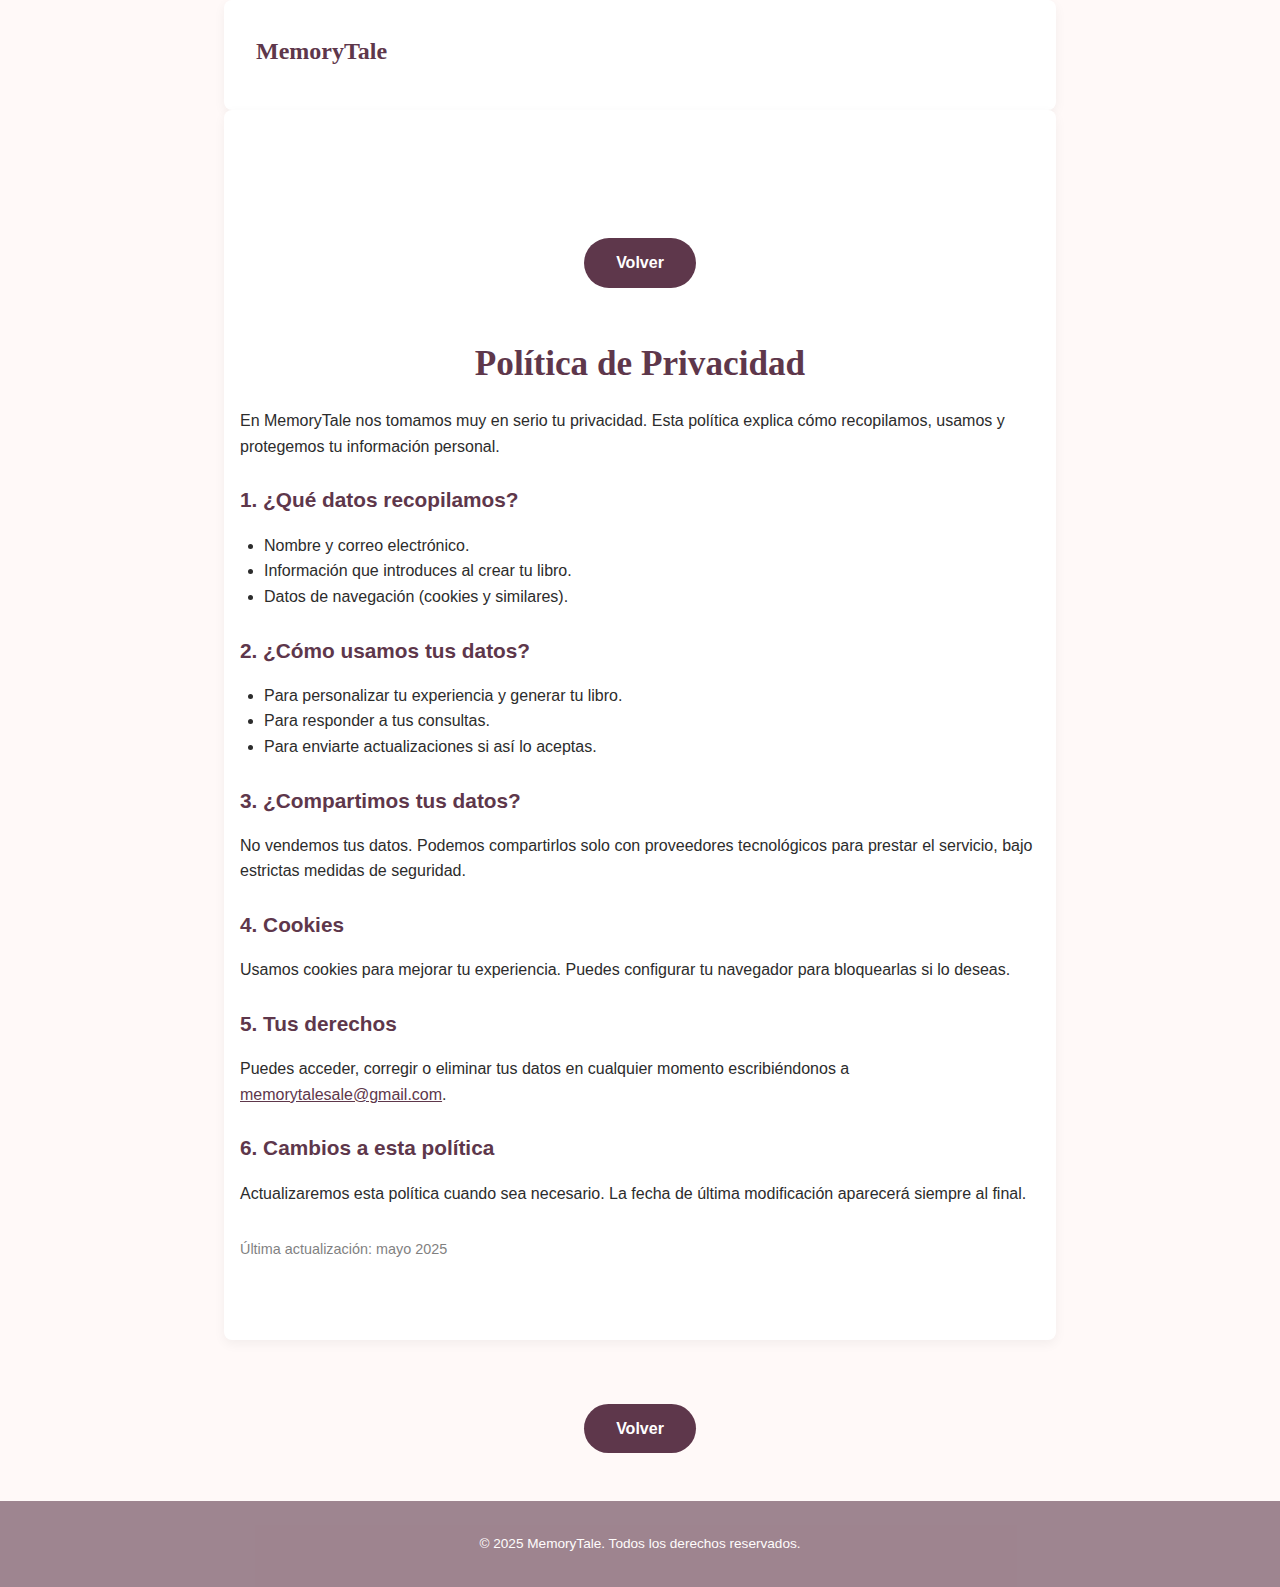
<file: privacidad.html>
<!DOCTYPE html>
<html lang="es">
<head>
  <style>
  .boton-cta, .btn.btn-secondary {
    background-color: #5e374b;
    color: #fff;
    padding: 0.75rem 2rem;
    text-decoration: none;
    border-radius: 30px;
    font-weight: 600;
    font-size: 1rem;
    display: inline-block;
    margin-top: 1rem;
    border: none;
    cursor: pointer;
  }

  .volver-container {
    text-align: center;
    margin: 3rem 0;
  }
</style>

  <meta charset="UTF-8">
  <meta name="viewport" content="width=device-width, initial-scale=1.0">
  <title>Política de Privacidad | MemoryTale</title>
  <link rel="stylesheet" href="css/privacidad.css">
</head>
<body>
  <header class="main-header">
    <div class="container">
      <div class="logo">MemoryTale</div>
    </div>
  </header>

  <main class="container" style="padding: 4rem 1rem; max-width: 800px;">
       <div style="text-align:center; margin: 3rem 0;">
  <a href="index.html" class="btn btn-secondary">Volver</a>
</div>
    <h1>Política de Privacidad</h1>
    <p>En MemoryTale nos tomamos muy en serio tu privacidad. Esta política explica cómo recopilamos, usamos y protegemos tu información personal.</p>

    <h2>1. ¿Qué datos recopilamos?</h2>
    <ul>
      <li>Nombre y correo electrónico.</li>
      <li>Información que introduces al crear tu libro.</li>
      <li>Datos de navegación (cookies y similares).</li>
    </ul>

    <h2>2. ¿Cómo usamos tus datos?</h2>
    <ul>
      <li>Para personalizar tu experiencia y generar tu libro.</li>
      <li>Para responder a tus consultas.</li>
      <li>Para enviarte actualizaciones si así lo aceptas.</li>
    </ul>

    <h2>3. ¿Compartimos tus datos?</h2>
    <p>No vendemos tus datos. Podemos compartirlos solo con proveedores tecnológicos para prestar el servicio, bajo estrictas medidas de seguridad.</p>

    <h2>4. Cookies</h2>
    <p>Usamos cookies para mejorar tu experiencia. Puedes configurar tu navegador para bloquearlas si lo deseas.</p>

    <h2>5. Tus derechos</h2>
    <p>Puedes acceder, corregir o eliminar tus datos en cualquier momento escribiéndonos a <a href="mailto:memorytalesale@gmail.com">memorytalesale@gmail.com</a>.</p>

    <h2>6. Cambios a esta política</h2>
    <p>Actualizaremos esta política cuando sea necesario. La fecha de última modificación aparecerá siempre al final.</p>

    <p style="margin-top: 2rem; font-size: 0.9rem; opacity: 0.6;">Última actualización: mayo 2025</p>
  </main>
     <div style="text-align:center; margin: 3rem 0;">
  <a href="index.html" class="btn btn-secondary">Volver</a>
</div>
  <footer class="footer-bottom" style="text-align:center; padding: 2rem 1rem; font-size: 0.85rem; opacity: 0.6;">
    &copy; 2025 MemoryTale. Todos los derechos reservados.
  </footer>

</body>
</html>
</file>
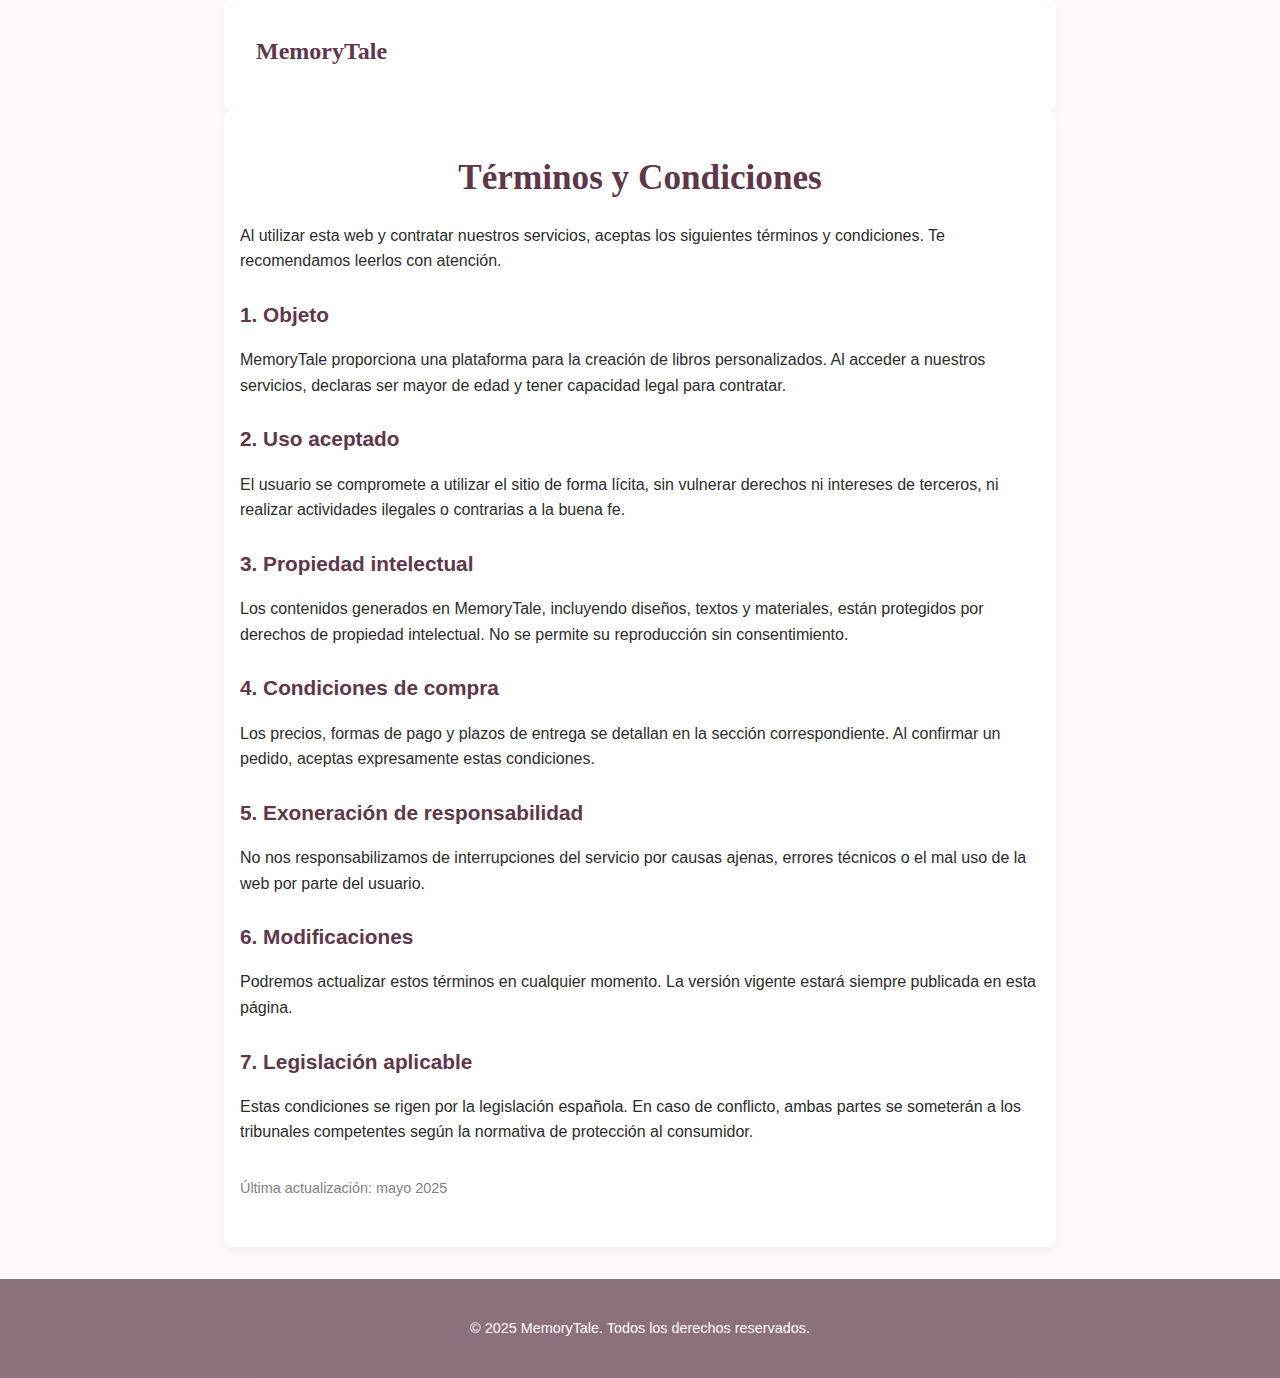
<file: terminos-condiciones.html>
<!DOCTYPE html>
<html lang="es">
<head>
  <meta charset="UTF-8">
  <meta name="viewport" content="width=device-width, initial-scale=1.0">
  <title>Términos y Condiciones | MemoryTale</title>
  <link rel="stylesheet" href="css/privacidad.css">
</head>
<body>
  <header class="main-header">
    <div class="container">
      <div class="logo">MemoryTale</div>
    </div>
  </header>

  <main class="container">
    <h1>Términos y Condiciones</h1>
    <p>Al utilizar esta web y contratar nuestros servicios, aceptas los siguientes términos y condiciones. Te recomendamos leerlos con atención.</p>

    <h2>1. Objeto</h2>
    <p>MemoryTale proporciona una plataforma para la creación de libros personalizados. Al acceder a nuestros servicios, declaras ser mayor de edad y tener capacidad legal para contratar.</p>

    <h2>2. Uso aceptado</h2>
    <p>El usuario se compromete a utilizar el sitio de forma lícita, sin vulnerar derechos ni intereses de terceros, ni realizar actividades ilegales o contrarias a la buena fe.</p>

    <h2>3. Propiedad intelectual</h2>
    <p>Los contenidos generados en MemoryTale, incluyendo diseños, textos y materiales, están protegidos por derechos de propiedad intelectual. No se permite su reproducción sin consentimiento.</p>

    <h2>4. Condiciones de compra</h2>
    <p>Los precios, formas de pago y plazos de entrega se detallan en la sección correspondiente. Al confirmar un pedido, aceptas expresamente estas condiciones.</p>

    <h2>5. Exoneración de responsabilidad</h2>
    <p>No nos responsabilizamos de interrupciones del servicio por causas ajenas, errores técnicos o el mal uso de la web por parte del usuario.</p>

    <h2>6. Modificaciones</h2>
    <p>Podremos actualizar estos términos en cualquier momento. La versión vigente estará siempre publicada en esta página.</p>

    <h2>7. Legislación aplicable</h2>
    <p>Estas condiciones se rigen por la legislación española. En caso de conflicto, ambas partes se someterán a los tribunales competentes según la normativa de protección al consumidor.</p>

    <p style="margin-top: 2rem; font-size: 0.9rem; opacity: 0.6;">Última actualización: mayo 2025</p>
  </main>

  <footer class="footer-bottom">
    <p>&copy; 2025 MemoryTale. Todos los derechos reservados.</p>
  </footer>
</body>
</html>
</file>
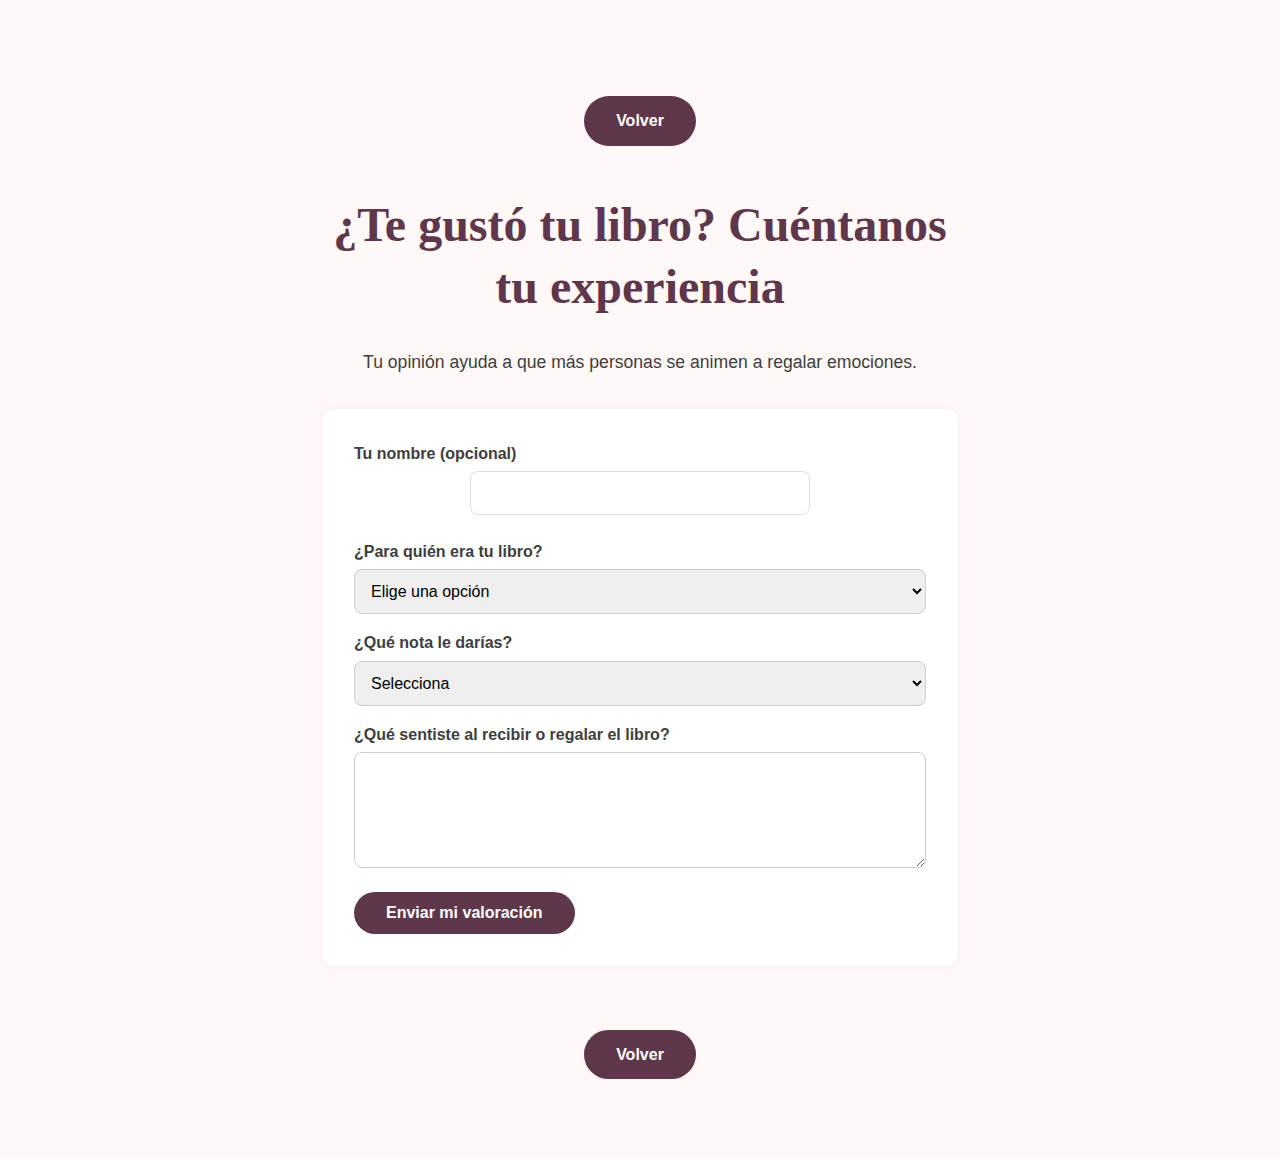
<file: valora.html>
<!DOCTYPE html>
<html lang="es">
<head>
  <style>
  .boton-cta, .btn.btn-secondary {
    background-color: #5e374b;
    color: #fff;
    padding: 0.75rem 2rem;
    text-decoration: none;
    border-radius: 30px;
    font-weight: 600;
    font-size: 1rem;
    display: inline-block;
    margin-top: 1rem;
    border: none;
    cursor: pointer;
  }

  .volver-container {
    text-align: center;
    margin: 3rem 0;
  }
</style>

  <meta charset="UTF-8">
  <meta name="viewport" content="width=device-width, initial-scale=1.0">
  <title>Deja tu valoración | MemoryTale</title>
  <link rel="stylesheet" href="css/main.css">
  <style>
    body {
      background-color: #fff8f6;
      font-family: 'Quicksand', sans-serif;
      color: #3e3e3e;
      max-width: 700px;
      margin: auto;
      padding: 2rem;
    }
    h1 {
      font-family: 'Playfair Display', serif;
      color: #5e374b;
      text-align: center;
    }
    p {
      text-align: center;
      font-size: 1.1rem;
      margin-bottom: 2rem;
    }
    form {
      background-color: #fff;
      padding: 2rem;
      border-radius: 12px;
      box-shadow: 0 0 10px rgba(0,0,0,0.05);
    }
    label {
      display: block;
      margin-bottom: 0.3rem;
      font-weight: 600;
    }
    input, textarea, select {
      width: 100%;
      padding: 0.75rem;
      margin-bottom: 1rem;
      border: 1px solid #ccc;
      border-radius: 8px;
      font-size: 1rem;
    }
    button {
      background-color: #5e374b;
      color: #fff;
      padding: 0.75rem 2rem;
      border: none;
      border-radius: 30px;
      font-weight: 600;
      font-size: 1rem;
      cursor: pointer;
    }
  </style>
</head>
<body>
       <div style="text-align:center; margin: 3rem 0;">
  <a href="index.html" class="btn btn-secondary">Volver</a>
</div>
  <h1>¿Te gustó tu libro? Cuéntanos tu experiencia</h1>
  <p>Tu opinión ayuda a que más personas se animen a regalar emociones.</p>

  <form action="enviar-valoracion.php" method="POST">
    <label for="nombre">Tu nombre (opcional)</label>
    <input type="text" id="nombre" name="nombre">

    <label for="relacion">¿Para quién era tu libro?</label>
    <select id="relacion" name="relacion" required>
      <option value="">Elige una opción</option>
      <option>Pareja</option>
      <option>Hijo/a</option>
      <option>Padre/Madre</option>
      <option>Amigo/a</option>
      <option>Otro</option>
    </select>

    <label for="valoracion">¿Qué nota le darías?</label>
    <select id="valoracion" name="valoracion" required>
      <option value="">Selecciona</option>
      <option>★★★★★</option>
      <option>★★★★☆</option>
      <option>★★★☆☆</option>
      <option>★★☆☆☆</option>
      <option>★☆☆☆☆</option>
    </select>

    <label for="mensaje">¿Qué sentiste al recibir o regalar el libro?</label>
    <textarea id="mensaje" name="mensaje" rows="5" required></textarea>

    <button type="submit">Enviar mi valoración</button>
  </form>
       <div style="text-align:center; margin: 3rem 0;">
  <a href="index.html" class="btn btn-secondary">Volver</a>
</div>
</body>
</html>
</file>
<file: css/privacidad.css>
body {
  background-color: #fff9f8;
  color: #2c2c2c;
  font-family: 'Inter', sans-serif;
  line-height: 1.6;
  margin: 0;
  padding: 0;
}

h1 {
  font-size: 2.2rem;
  color: #5e374b;
  font-family: 'Playfair Display', serif;
  margin: 1rem auto 1rem;
  text-align: center;
  max-width: 90%;
}

h2 {
  font-size: 1.3rem;
  margin-top: 1.5rem;
  margin-bottom: 0.6rem;
  color: #5e374b;
  font-weight: 600;
}

ul {
  padding-left: 1.5rem;
  margin-bottom: 1rem;
}

a {
  color: #5e374b;
  text-decoration: underline;
}

a:hover {
  text-decoration: none;
}

.container {
  max-width: 800px;
  margin: 0 auto;
  padding: 1.5rem 1rem 2rem;
  background-color: #ffffff;
  box-shadow: 0 4px 12px rgba(0,0,0,0.05);
  border-radius: 8px;
}

.footer-bottom {
  background-color: #5e374b;
  color: #fff;
  text-align: center;
  font-size: 0.9rem;
  padding: 1.5rem 1rem;
  opacity: 0.7;
  margin-top: 2rem;
}

.logo {
  font-size: 1.5rem;
  font-family: 'Playfair Display', serif;
  font-weight: bold;
  color: #5e374b;
  margin: 0.5rem 0 0.5rem;
  padding-left: 1rem;
}
</file>
<file: css/main.css>
:root {
  --primary-color: #5e3b4d;
  --primary-light: #7e5b6d;
  --primary-dark: #3e1b2d;
  --secondary-color: #e6c9bc;
  --secondary-light: #f6e9dc;
  --secondary-dark: #c6a99c;
  --text-color: #2c2c2c;
  --text-light: #6c6c6c;
  --background-color: #faf7f5;
  --border-color: #e0ddd9;
  --success-color: #4caf50;
  --warning-color: #ff9800;
  --error-color: #f44336;
  --white: #ffffff;
  --shadow: 0 4px 12px rgba(0, 0, 0, 0.1);
  --font-heading: 'Playfair Display', serif;
  --font-body: 'Lora', serif;
  --font-accent: 'Quicksand', sans-serif;
  --transition: all 0.3s ease;
  --border-radius: 8px;
}

* {
  margin: 0;
  padding: 0;
  box-sizing: border-box;
}

body {
  font-family: var(--font-body);
  color: var(--text-color);
  background-color: var(--background-color);
  line-height: 1.6;
  font-size: 16px;
  overflow-x: hidden;
}

.container {
  width: 90%;
  max-width: 1200px;
  margin: 0 auto;
  padding: 0 20px;
}

h1, h2, h3, h4, h5, h6 {
  font-family: var(--font-heading);
  margin-bottom: 20px;
  line-height: 1.3;
  font-weight: 600;
}

h1 {
  font-size: 3rem;
  margin-bottom: 30px;
}

h2 {
  font-size: 2.5rem;
  margin-bottom: 25px;
  text-align: center;
}

h3 {
  font-size: 1.8rem;
  margin-bottom: 20px;
}

p {
  margin-bottom: 20px;
}

a {
  color: var(--primary-color);
  text-decoration: none;
  transition: var(--transition);
}

a:hover {
  color: var(--primary-dark);
}

button, .btn {
  cursor: pointer;
  font-family: var(--font-accent);
  font-weight: 600;
  padding: 12px 24px;
  border-radius: var(--border-radius);
  border: none;
  font-size: 1rem;
  transition: var(--transition);
  text-align: center;
  display: inline-block;
}

.btn-primary {
  background-color: var(--primary-color);
  color: var(--white);
}

.btn-primary:hover {
  background-color: var(--primary-dark);
}

.btn-secondary {
  background-color: var(--secondary-color);
  color: var(--primary-dark);
}

.btn-secondary:hover {
  background-color: var(--secondary-dark);
}

img {
  max-width: 100%;
  height: auto;
}

section {
  padding: 80px 0;
}

/* Header */
.main-header {
  background: var(--white);
  border-bottom: 1px solid var(--border-color);
  position: sticky;
  top: 0;
  z-index: 1000;
}

.main-header .container {
  display: flex;
  align-items: center;
  justify-content: space-between;
  flex-wrap: nowrap;
  width: 100%;
  max-width: 1200px;
  margin: 0 auto;
  padding: 1rem 2rem;
}

.main-header .logo {
  font-family: var(--font-heading);
  font-weight: 700;
  font-size: 1.8rem;
  color: var(--text-color);
}

.main-nav ul {
  list-style: none;
  display: flex; /* Make the list items display in a row */
  gap: 1.5rem; /* Add spacing between the list items */
  margin: 0;
  padding: 0;
}

.main-nav ul li {
  display: inline-block; /* Ensure each item behaves as an inline block */
}

.main-nav a {
  text-decoration: none;
  color: var(--text-light);
  font-weight: 500;
  font-family: var(--font-accent);
  transition: var(--transition);
}

.main-nav a:hover {
  color: var(--primary-color);
}

.header-btn {
  background: var(--primary-color);
  color: var(--white);
  padding: 0.7rem 1.2rem;
  border-radius: var(--border-radius);
  text-decoration: none;
  font-weight: 600;
  font-family: var(--font-accent);
  transition: background 0.3s;
  margin-left: 1rem; /* Add some space between the nav and the button */
}

.header-btn:hover {
  background: var(--primary-dark);
}

/* Hero */
/* === Hero Section Mejorada === */
.hero {
  position: relative;
  overflow: hidden;
  color: var(--white);
  padding: 150px 0;
}

.hero::before {
  content: "";
  position: absolute;
  top: 0;
  left: 0;
  width: 100%;
  height: 100%;
  background: rgba(0, 0, 0, 0.4); /* sombreado sutil sobre el video */
  z-index: 1;
}

.hero-content {
  position: relative;
  z-index: 2;
  display: flex;
  flex-direction: column;
  align-items: center;
  text-align: center;
  max-width: 800px;
  margin: 0 auto;
  animation: fadeInUp 0.9s ease forwards;
}

.hero h1 {
  font-size: 3.5rem;
  margin-bottom: 20px;
  font-family: var(--font-heading);
}

.hero p {
  font-size: 1.3rem;
  margin-bottom: 40px;
  max-width: 600px;
  font-family: var(--font-body);
}

.hero-cta {
  margin-bottom: 60px;
  display: flex;
  gap: 1rem;
  flex-wrap: wrap;
  justify-content: center;
}

.hero-cta .btn {
  min-width: 180px;
}

.hero-image {
  position: relative;
  display: flex;
  justify-content: center;
  gap: 30px;
}

@keyframes fadeInUp {
  0% {
    opacity: 0;
    transform: translateY(30px);
  }
  100% {
    opacity: 1;
    transform: translateY(0);
  }
}


.book-mockup {
  max-height: 300px;
  box-shadow: var(--shadow);
  border-radius: 8px;
  transform: perspective(800px) rotateY(10deg);
}

.mobile-mockup {
  max-height: 300px;
  box-shadow: var(--shadow);
  border-radius: 8px;
  transform: perspective(800px) rotateY(-10deg);
}

/* main.css (estilos del bloque rediseñado '¿Cómo funciona?') */

/* RESET LOCAL */
.how-it-works.redesigned {
  padding: 4rem 0;
  background-color: #fffefc;
  text-align: center;
}

.how-it-works.redesigned .section-title {
  font-family: 'Playfair Display', serif;
  font-size: 2.5rem;
  margin-bottom: 0.5rem;
}

.how-it-works.redesigned .section-subtitle {
  font-family: 'Quicksand', sans-serif;
  font-size: 1.2rem;
  margin-bottom: 3rem;
  color: #555;
}

.how-steps {
  display: flex;
  flex-wrap: wrap;
  gap: 2rem;
  justify-content: center;
}

.how-step {
  flex: 1 1 300px;
  max-width: 340px;
  border-radius: 1rem;
  padding: 2rem;
  box-shadow: 0 10px 25px rgba(0, 0, 0, 0.05);
  transition: transform 0.3s ease;
}

.how-step:hover {
  transform: translateY(-5px);
}

.how-icon {
  max-width: 100px;
  margin-bottom: 1rem;
}

.how-step h3 {
  font-family: 'Playfair Display', serif;
  font-size: 1.4rem;
  margin-bottom: 1rem;
}

.how-step p {
  font-family: 'Quicksand', sans-serif;
  font-size: 1rem;
  line-height: 1.6;
  color: #444;
}



/* Colores pastel por bloque */
.pastel-peach {
  background-color: #ffe9dd;
}

.pastel-cream {
  background-color: #fff7df;
}

.pastel-lavender {
  background-color: #f5eaff;
}

/* Animaciones suaves opcionales */
.animate-fade {
  opacity: 0;
  transform: translateY(30px);
  animation: fadeInUp 0.8s ease forwards;
}

@keyframes fadeInUp {
  to {
    opacity: 1;
    transform: translateY(0);
  }
}

/* ========= Sección Ejemplos de Libros ========= */
.card-ejemplo {
  background-color: #ffffff;
  border-radius: 1.25rem;
  overflow: hidden;
  box-shadow: 0 4px 20px rgba(91, 50, 75, 0.05);
  transition: transform 0.3s ease, box-shadow 0.3s ease;
  opacity: 0;
  transform: translateY(20px);
  animation: fadeInUp 0.8s ease forwards;
}

.card-ejemplo:hover {
  transform: translateY(-4px);
  box-shadow: 0 6px 24px rgba(91, 50, 75, 0.08);
}

.card-ejemplo img {
  width: 100%;
  height: 200px;
  object-fit: cover;
  border-radius: 1.25rem 1.25rem 0 0;
  background-color: #f4f4f4;
}

.card-ejemplo h3 {
  font-family: 'Playfair Display', serif;
  font-size: 1.25rem;
  margin: 1rem 1rem 0.5rem;
  color: #2F1E25;
}

.card-ejemplo .frase {
  font-size: 1rem;
  font-family: 'Quicksand', sans-serif;
  color: #5B324B;
  margin: 0 1rem 1.5rem;
  line-height: 1.6;
}

.card-ejemplo .frase em {
  font-style: italic;
  color: #3A2D30;
}

/* Sombra al aparecer */
@keyframes fadeInUp {
  to {
    opacity: 1;
    transform: translateY(0);
  }
}
/* Pricing */
.pricing {
  background-color: var(--background-color);
}

.price-options {
  display: flex;
  flex-wrap: wrap;
  justify-content: center;
  gap: 40px;
  margin-top: 40px;
}

.price-card {
  flex: 1;
  min-width: 280px;
  max-width: 350px;
  padding: 40px;
  background-color: var(--white);
  border-radius: var(--border-radius);
  box-shadow: var(--shadow);
  text-align: center;
  position: relative;
  transition: var(--transition);
}

.price-card.featured {
  transform: scale(1.05);
  box-shadow: 0 8px 24px rgba(0, 0, 0, 0.15);
  border: 2px solid var(--secondary-color);
}

.price-card:hover {
  transform: translateY(-5px);
}

.price-card.featured:hover {
  transform: scale(1.05) translateY(-5px);
}

.most-popular {
  position: absolute;
  top: -15px;
  left: 50%;
  transform: translateX(-50%);
  background-color: var(--primary-color);
  color: var(--white);
  padding: 5px 15px;
  border-radius: 20px;
  font-size: 0.8rem;
  font-weight: 600;
  white-space: nowrap;
}

.price-card h3 {
  font-size: 1.8rem;
  margin-bottom: 10px;
}

.price {
  font-size: 2.5rem;
  font-weight: 700;
  margin-bottom: 20px;
  color: var(--primary-color);
}

.price-card ul {
  list-style-type: none;
  margin-bottom: 30px;
  text-align: left;
}

.price-card ul li {
  margin-bottom: 10px;
  position: relative;
  padding-left: 25px;
}

.price-card ul li::before {
  content: "✓";
  position: absolute;
  left: 0;
  color: var(--success-color);
  font-weight: bold;
}

.btn-buy {
  width: 100%;
}

/* FAQ */
.faq {
  background-color: var(--white);
}

.faq-list {
  max-width: 800px;
  margin: 40px auto 0;
}

.faq-item {
  margin-bottom: 20px;
  border-bottom: 1px solid var(--border-color);
}

.faq-question {
  font-family: var(--font-heading);
  font-size: 1.3rem;
  padding: 15px 0;
  cursor: pointer;
  position: relative;
  font-weight: 600;
}

.faq-question::after {
  content: "+";
  position: absolute;
  right: 0;
  top: 50%;
  transform: translateY(-50%);
  font-size: 1.5rem;
}

.faq-item.active .faq-question::after {
  content: "-";
}

.faq-answer {
  max-height: 0;
  overflow: hidden;
  transition: max-height 0.3s ease;
}

.faq-item.active .faq-answer {
  max-height: 500px;
  padding-bottom: 15px;
}

/* ===== Footer mejorado MemoryTale ===== */

.footer {
  background-color: #5e374b;
  color: #f4f4f4;
  padding: 60px 20px 30px;
  font-family: 'Inter', sans-serif;
}

.footer-container {
  display: grid;
  grid-template-columns: repeat(auto-fit, minmax(200px, 1fr));
  gap: 40px;
  max-width: 1200px;
  margin: 0 auto;
}

.footer-column h4 {
  font-size: 1.1rem;
  margin-bottom: 1rem;
  color: #ffffff;
}

.footer-column ul {
  list-style: none;
  padding: 0;
  margin: 0;
}

.footer-column ul li {
  margin-bottom: 8px;
}

.footer-column ul li a {
  color: #e0e0e0;
  text-decoration: none;
  font-size: 0.95rem;
  transition: color 0.3s;
}

.footer-column ul li a:hover {
  color: #ffffff;
}

.footer-logo {
  font-size: 1.6rem;
  font-weight: bold;
  font-family: 'Playfair Display', serif;
  color: #fff;
  margin-bottom: 0.5rem;
}

.footer-tagline {
  font-size: 0.95rem;
  opacity: 0.85;
  margin-bottom: 1rem;
  max-width: 200px;
}

.footer-social {
  display: flex;
  gap: 12px;
  margin-top: 10px;
}

.footer-social img {
  width: 24px;
  height: 24px;
  opacity: 0.8;
  transition: opacity 0.3s;
}

.footer-social img:hover {
  opacity: 1;
}

.footer-trust {
  font-size: 0.9rem;
  margin-top: 1.5rem;
  opacity: 0.8;
}

.footer-trust .stars {
  color: gold;
}

.footer-payments {
  display: flex;
  gap: 12px;
  align-items: center;
  margin-top: 12px;
}

.footer-payments img {
  height: 28px;
  width: auto;
  max-height: 30px;
  object-fit: contain;
}

.footer-bottom {
  text-align: center;
  font-size: 0.85rem;
  opacity: 0.6;
  margin-top: 40px;
}

@media (max-width: 768px) {
  .footer-container {
    grid-template-columns: 1fr 1fr;
    gap: 24px;
  }

  .footer-column {
    text-align: left;
  }

  .footer-social {
    justify-content: flex-start;
  }
}



/* Modal */
.modal {
  display: none;
  position: fixed;
  z-index: 1000;
  left: 0;
  top: 0;
  width: 100%;
  height: 100%;
  overflow: auto;
  background-color: rgba(0, 0, 0, 0.5);
}

.modal-content {
  position: relative;
  background-color: var(--white);
  margin: 5% auto;
  padding: 40px;
  border-radius: var(--border-radius);
  max-width: 800px;
  width: 90%;
  max-height: 90vh;
  overflow-y: auto;
}

.close-modal {
  position: absolute;
  top: 20px;
  right: 20px;
  font-size: 1.8rem;
  cursor: pointer;
}

/* Form Styles */
.form-step {
  display: none;
}

.form-step.active {
  display: block;
}

.form-group {
  margin-bottom: 1.5rem;
}

label {
  display: block;
  margin-bottom: 8px;
  font-weight: 500;
}

textarea {
  width: 100%;
  padding: 15px;
  border: 1px solid var(--border-color);
  border-radius: var(--border-radius);
  resize: vertical;
  font-family: var(--font-body);
  font-size: 1rem;
}

small {
  display: block;
  margin-top: 5px;
  color: var(--text-light);
  font-size: 0.85rem;
  font-style: italic;
}

.form-navigation {
  display: flex;
  justify-content: space-between;
  margin-top: 30px;
}

.recipient-options {
  display: flex;
  flex-wrap: wrap;
  justify-content: center;
  gap: 20px;
  margin: 40px 0;
}

.recipient-option {
  padding: 15px;
  border: 2px solid var(--border-color);
  border-radius: var(--border-radius);
  text-align: center;
  cursor: pointer;
  min-width: 120px;
  transition: var(--transition);
}

.recipient-option:hover {
  border-color: var(--primary-light);
}

.recipient-option.selected {
  border-color: var(--primary-color);
  background-color: var(--secondary-light);
}

/* .recipient-icon {
  font-size: 2.5rem;
  margin-bottom: 10px;
} */


.recipient-label {
  font-family: var(--font-accent);
  font-weight: 600;
  font-size: 1rem;
  color: var(--primary-color);
  text-transform: uppercase;
  letter-spacing: 0.5px;
}


/* Processing and Preview */
.processing-container {
  text-align: center;
  padding: 40px 0;
}

.progress-bar {
  height: 10px;
  background-color: var(--border-color);
  border-radius: 5px;
  margin: 20px 0;
  overflow: hidden;
}

.progress-fill {
  height: 100%;
  background-color: var(--primary-color);
  border-radius: 5px;
  width: 0;
  animation: progress-animation 3s ease-in-out forwards;
}

@keyframes progress-animation {
  0% { width: 0; }
  100% { width: 100%; }
}

.book-preview {
  text-align: center;
}

.preview-pages {
  display: flex;
  justify-content: center;
  gap: 20px;
  margin-bottom: 30px;
}

.preview-page {
  width: 45%;
  box-shadow: var(--shadow);
  border-radius: var(--border-radius);
  overflow: hidden;
}

.preview-actions {
  display: flex;
  justify-content: center;
  gap: 20px;
  margin-top: 20px;
}

.error-message {
  color: var(--error-color);
  background-color: rgba(244, 67, 54, 0.1);
  border: 1px solid var(--error-color);
  padding: 15px;
  border-radius: var(--border-radius);
  margin-bottom: 20px;
}

/* Responsive Styles */
@media (max-width: 768px) {
  h1 {
    font-size: 2.5rem;
  }

  h2 {
    font-size: 2rem;
  }

  h3 {
    font-size: 1.5rem;
  }

  .hero {
    padding: 80px 0;
  }

  .hero-image {
    flex-direction: column;
    align-items: center;
  }

  .book-mockup, .mobile-mockup {
    transform: none;
    max-height: 250px;
  }

  .step, .price-card {
    min-width: 100%;
  }

  .footer-content {
    flex-direction: column;
    gap: 20px;
    text-align: center;
  }

  .footer-links {
    justify-content: center;
  }

  .modal-content {
    padding: 30px 20px;
    margin: 10% auto;
  }

  .preview-pages {
    flex-direction: column;
    align-items: center;
  }

  .preview-page {
    width: 80%;
  }
}

@media (max-width: 480px) {
  h1 {
    font-size: 2rem;
  }

  h2 {
    font-size: 1.8rem;
  }

  h3 {
    font-size: 1.3rem;
  }

  .container {
    width: 95%;
    padding: 0 10px;
  }

  .btn {
    padding: 10px 20px;
  }

  .form-navigation {
    flex-direction: column;
    gap: 15px;
  }

  .form-navigation button {
    width: 100%;
  }

  .recipient-options {
    flex-direction: column;
    align-items: center;
  }

  .recipient-option {
    width: 80%;
  }
  .modal-content {
  width: 95%;
  padding: 1.5rem 1rem;
  border-radius: 12px;
}
input[type="text"],
input[type="email"],
input[type="number"],
button {
  font-size: 1rem;
  padding: 0.75rem 1rem;
  margin-bottom: 1rem;
}
button {
  max-width: 320px;
  margin: 1rem auto 0;
  display: block;
}
.progreso {
  font-size: 0.85rem;
  text-align: center;
  margin-top: 1rem;
}
}
/* Estilos específicos para TABLETS (601px a 1024px) */
@media (min-width: 601px) and (max-width: 1024px) {
  .modal {
    max-width: 90%;
    padding: 2rem 2.5rem;
    border-radius: 16px;
  }

  .form-group input,
  .form-group select,
  .form-group textarea {
    font-size: 1.1rem;
    padding: 1rem;
    max-width: 480px;
    margin: 0 auto 1.5rem;
    display: block;
  }

  .step-subtitle {
    font-size: 1rem;
    line-height: 1.6;
    max-width: 500px;
    margin: 0 auto 1.5rem;
    text-align: center;
  }

  .progreso {
    font-size: 0.9rem;
    text-align: center;
    margin-top: 1.5rem;
  }

  button {
    font-size: 1.1rem;
    padding: 1rem 1.5rem;
    max-width: 320px;
    margin: 1rem auto 0;
    display: block;
  }
}

/* Animations */
@keyframes fadeIn {
  from {
    opacity: 0;
    transform: translateY(20px);
  }
  to {
    opacity: 1;
    transform: translateY(0);
  }
}

.hero h1, .hero p, .hero-cta {
  animation: fadeIn 0.8s ease forwards;
}

.hero p {
  animation-delay: 0.3s;
}

.hero-cta {
  animation-delay: 0.6s;
}

.step, .example, .testimonial, .price-card {
  animation: fadeIn 0.6s ease forwards;
  opacity: 0;
}

.step:nth-child(1), .example:nth-child(1), .testimonial:nth-child(1), .price-card:nth-child(1) {
  animation-delay: 0.1s;
}

.step:nth-child(2), .example:nth-child(2), .testimonial:nth-child(2), .price-card:nth-child(2) {
  animation-delay: 0.3s;
}

.step:nth-child(3), .example:nth-child(3), .testimonial:nth-child(3) {
  animation-delay: 0.5s;
}
.hero-video {
  position: absolute;
  top: 0;
  left: 0;
  width: 100%;
  height: 100%;
  object-fit: cover;
  z-index: -1;
}
input[type="text"],
input[type="email"],
input[type="number"] {
  max-width: 340px;
  width: 100%;
  margin: 0 auto 1.5rem;
  display: block;
  padding: 0.75rem 1rem;
  border-radius: 8px;
  border: 1px solid var(--border-color, #ccc);
  font-size: 1rem;
  font-family: var(--font-body);
}

/* ========================================
   SECCIÓN “¿CÓMO FUNCIONA?” - MEMORYTALE
   Emocional, elegante y coherente con hero
=========================================== */

.como-funciona {
  padding: 4rem 1.5rem;
  background-color: #FFF9F7;
  text-align: center;
  font-family: 'Inter', sans-serif;
}

.como-funciona h2 {
  font-family: 'Playfair Display', serif;
  font-size: 2.5rem;
  color: #2F1E25;
  margin-bottom: 0.25rem;
}

.como-funciona .subtitulo {
  font-size: 1.2rem;
  color: #5B324B;
  margin-bottom: 3rem;
}

.pasos-container {
  display: flex;
  flex-wrap: wrap;
  justify-content: space-between;
  gap: 2rem;
  max-width: 1100px;
  margin: 0 auto;
}

.paso {
  flex: 1 1 30%;
  background-color: #FDF9F6;
  padding: 1rem 1.2rem;
  border: 1px solid #E8DCDC;
  border-radius: 1.5rem;
  box-shadow: 
    0 6px 24px rgba(91, 50, 75, 0.08),  /* sombra externa */
    inset 0 0 10px rgba(0, 0, 0, 0.02);  /* sombra interna */
  text-align: center;
  transition: transform 0.3s ease;
}


.paso:hover {
  transform: translateY(-5px);
}

.paso-numero {
  display: inline-block;
  background-color: #EAD7DD;
  color: #5B324B;
  font-weight: 600;
  font-size: 0.9rem;
  padding: 0.4rem 1rem;
  border-radius: 999px;
  margin-bottom: 1rem;
}

.paso h3 {
  font-family: 'Playfair Display', serif;
  font-size: 1.4rem;
  color: #2F1E25;
  margin-bottom: 1rem;
}

.paso p {
  font-size: 0.95rem;
  line-height: 1.5;
  color: #3C2B34;
}

.paso img {
  max-width: 70px;
  margin: 1.5rem auto 0 auto;
}
  /* Eliminar esto si ya quitaste el HTML correspondiente */
/*.testimonio {
  font-style: italic;
  color: #5B324B;
  font-size: 0.95rem;
  margin-top: 1.5rem;
  line-height: 1.5;
}*/

/*.testimonio cite {
  display: block;
  margin-top: 0.5rem;
  font-weight: 600;
  font-style: normal;
  font-size: 0.95rem;
}*/

@media (max-width: 768px) {
  .pasos-container {
    flex-direction: column;
    align-items: center;
  }

  .paso {
    width: 100%;
  }
}
.fondo-suave {
  background-color: #F8F1F0;
}
/* =================================================== */
/* 🎨 SECCIÓN: Ejemplos de libros creados (estilo tipo testimonio) */
/* =================================================== */
.gallery.redesigned {
  background-color: #FFF9F7;
  padding: 4rem 1rem;
  text-align: center;
}

.gallery-grid {
  display: grid;
  grid-template-columns: repeat(auto-fit, minmax(280px, 1fr));
  gap: 2rem;
  margin-top: 3rem;
}

.gallery-card {
  background-color: #FDF9F8;
  border-radius: 1.5rem;
  box-shadow: 0 4px 20px rgba(91, 50, 75, 0.05);
  overflow: hidden;
  display: flex;
  flex-direction: column;
  transition: transform 0.3s ease;
}

.gallery-card:hover {
  transform: translateY(-4px);
  box-shadow: 0 8px 24px rgba(91, 50, 75, 0.1);
}

.gallery-card img {
  width: 100%;
  height: 220px;
  object-fit: contain; /* Mostrar el libro completo */
  object-position: center;
  background-color: #F8F1F0;
  padding: 10px;
  border-top-left-radius: 1.5rem;
  border-top-right-radius: 1.5rem;
}

.gallery-card-content {
  padding: 1.5rem;
  text-align: left;
}

.gallery-card-content h3 {
  font-family: 'Playfair Display', serif;
  font-size: 1.4rem;
  margin-bottom: 0.8rem;
  color: #2F1E25;
}

.gallery-card-content p {
  font-family: 'Source Sans Pro', sans-serif;
  font-size: 1rem;
  color: #5B324B;
  line-height: 1.6;
}

.gallery-subtext {
  font-size: 0.9rem;
  font-style: italic;
  color: #6c6c6c;
  margin-top: 0.75rem;
  line-height: 1.5;
}
/* 🎯 Carrusel horizontal de testimonios */
/*--------------------------------------------------------------
  SECCIÓN: Testimonios – Grid responsivo (sin carrusel)
--------------------------------------------------------------*/
.testimonials-wrapper{
  background-color:#FFF9F7;
  padding:4rem 1rem;
  text-align:center;
}

.testimonials-grid{
  /* grid igual que “Ejemplos de historias” */
  display:grid;
  grid-template-columns:repeat(auto-fit,minmax(280px,1fr));
  gap:2rem;
  margin-top:3rem;
}

/* --- Tarjeta --- */
.testimonial-card{
  background-color:#FDF9F8;
  border-radius:1.5rem;
  box-shadow:0 4px 20px rgba(91,50,75,.05);
  padding:2rem;
  text-align:left;
  transition:transform .25s ease,box-shadow .25s ease;
}
.testimonial-card:hover{
  transform:translateY(-4px) scale(1.02);
  box-shadow:0 8px 28px rgba(91,50,75,.08);
}

/* estrellas */
.testimonial-stars{
  color:#FFD700;
  font-size:1.2rem;
  margin-bottom:.7rem;
}

/* cabecera avatar + datos */
.testimonial-header{
  display:flex;
  align-items:center;
  gap:.9rem;
  margin-bottom:1.1rem;
}

.testimonial-avatar{
  width:50px;
  height:50px;
  border-radius:50%;
  object-fit:cover;
}

/* nombre / relación */
.testimonial-author{
  font-family:'Playfair Display',serif;
  font-weight:700;
  font-size:1.1rem;
  color:#2F1E25;
  line-height:1.2;
}
.testimonial-recipient{
  font-size:.9rem;
  color:#7a6464;
}

/* texto */
.testimonial-text{
  font-family:'Quicksand',sans-serif;
  font-size:1rem;
  font-style:italic;
  color:#3C2B34;
  line-height:1.55;
}

/* ocultamos flechas si aún existen */
.carousel-btn{ display:none!important; }
/* --- Testimonios: fecha contextual --- */
.detalle-testimonio{
  font-weight: 400;
  font-style: italic;
  font-size: 0.9rem;
  color:#7a6464;
}

/* --- Micro-testimonios ticker --- */
.microtestimonios-carousel{
  display:flex;
  gap:2rem;
  overflow:hidden;
  white-space:nowrap;
  margin-top:3rem;
  padding:1rem 0;
  font-style:italic;
  font-size:1rem;
  color:#5B324B;
  animation:ticker 25s linear infinite;
}

.microtestimonios-carousel p{
  display:inline-block;
  margin:0;
}

/* Animación horizontal continua */
@keyframes ticker{
  0%   { transform:translateX(0);   }
  100% { transform:translateX(-100%); }
}

/* Opcional – pausa al pasar el ratón */
.microtestimonios-carousel:hover{
  animation-play-state:paused;
}
/* Nota de confianza bajo CTA (modal nombre + email) */
.modal-note {
  display: block;
  margin: 12px auto 0;     /* separa del botón y centra */
  max-width: 70%;
  font-size: 0.8rem;
  color: #6b6b6b;          /* gris cálido */
  text-align: center;
  font-family: var(--font-body);
}
/* Paso de nombre / apodo */
.step-subtitle {
  font-size: 0.95rem;
  line-height: 1.4;
  color: var(--text-light);
  margin-bottom: 1.2rem;
}


#recipient-name .progreso {
  font-size: 0.9rem;
  color: #6b6b6b;
  margin-bottom: 1.5rem;
}

/* animación de entrada (fade + slide-up) */
.form-step {
  opacity: 0;
  transform: translateY(20px);
  transition: opacity .4s ease, transform .4s ease;
}
.form-step.active {
  opacity: 1;
  transform: none;
}
.progreso{
 font-size: .9rem;
 color:#6c6c6c;
 margin-bottom:1rem;
}
.marca-formulario{
  font-family:'Playfair Display',serif;
  font-size:1rem;
  color:#6b4e57;
  position:absolute;    /* flotando dentro del modal */
  top:1rem;
  left:1.5rem;
  opacity:.8;
  pointer-events:none;  /* que no estorbe al clic */
}
/* Oculta el título en los pasos > 0 */
.progress-title.hidden {
  display: none;
}
.form-group {
  margin-bottom: 1.5rem;
}

.form-group label {
  font-size: 0.9rem;
  color: #5c4a50;
  font-weight: 500;
  display: block;
  margin-bottom: 0.4rem;
}



.nombre-preview {
  font-size: 0.85rem;             /* texto más pequeño y discreto */
  color: #7a5c63;                 /* color suave y emocional */
  opacity: 0;                     /* inicialmente invisible */
  transform: translateY(8px);     /* ligeramente más abajo (como "escondido") */
  margin-top: 0.5rem;
  transition: opacity 0.3s ease, transform 0.3s ease;  /* suaviza la aparición */
}
.nombre-preview[style*="display: block"] {
  opacity: 1;                    /* ahora se hace visible */
  transform: translateY(0);      /* vuelve a su sitio suavemente */
}



.progreso {
  font-size: 0.85rem;
  color: #7a5c63;
  opacity: 0.85;
  margin-bottom: 1.5rem;
}

.form-navigation {
  margin-top: 2rem;
}
html {
  scroll-behavior: smooth;
}
</file>
